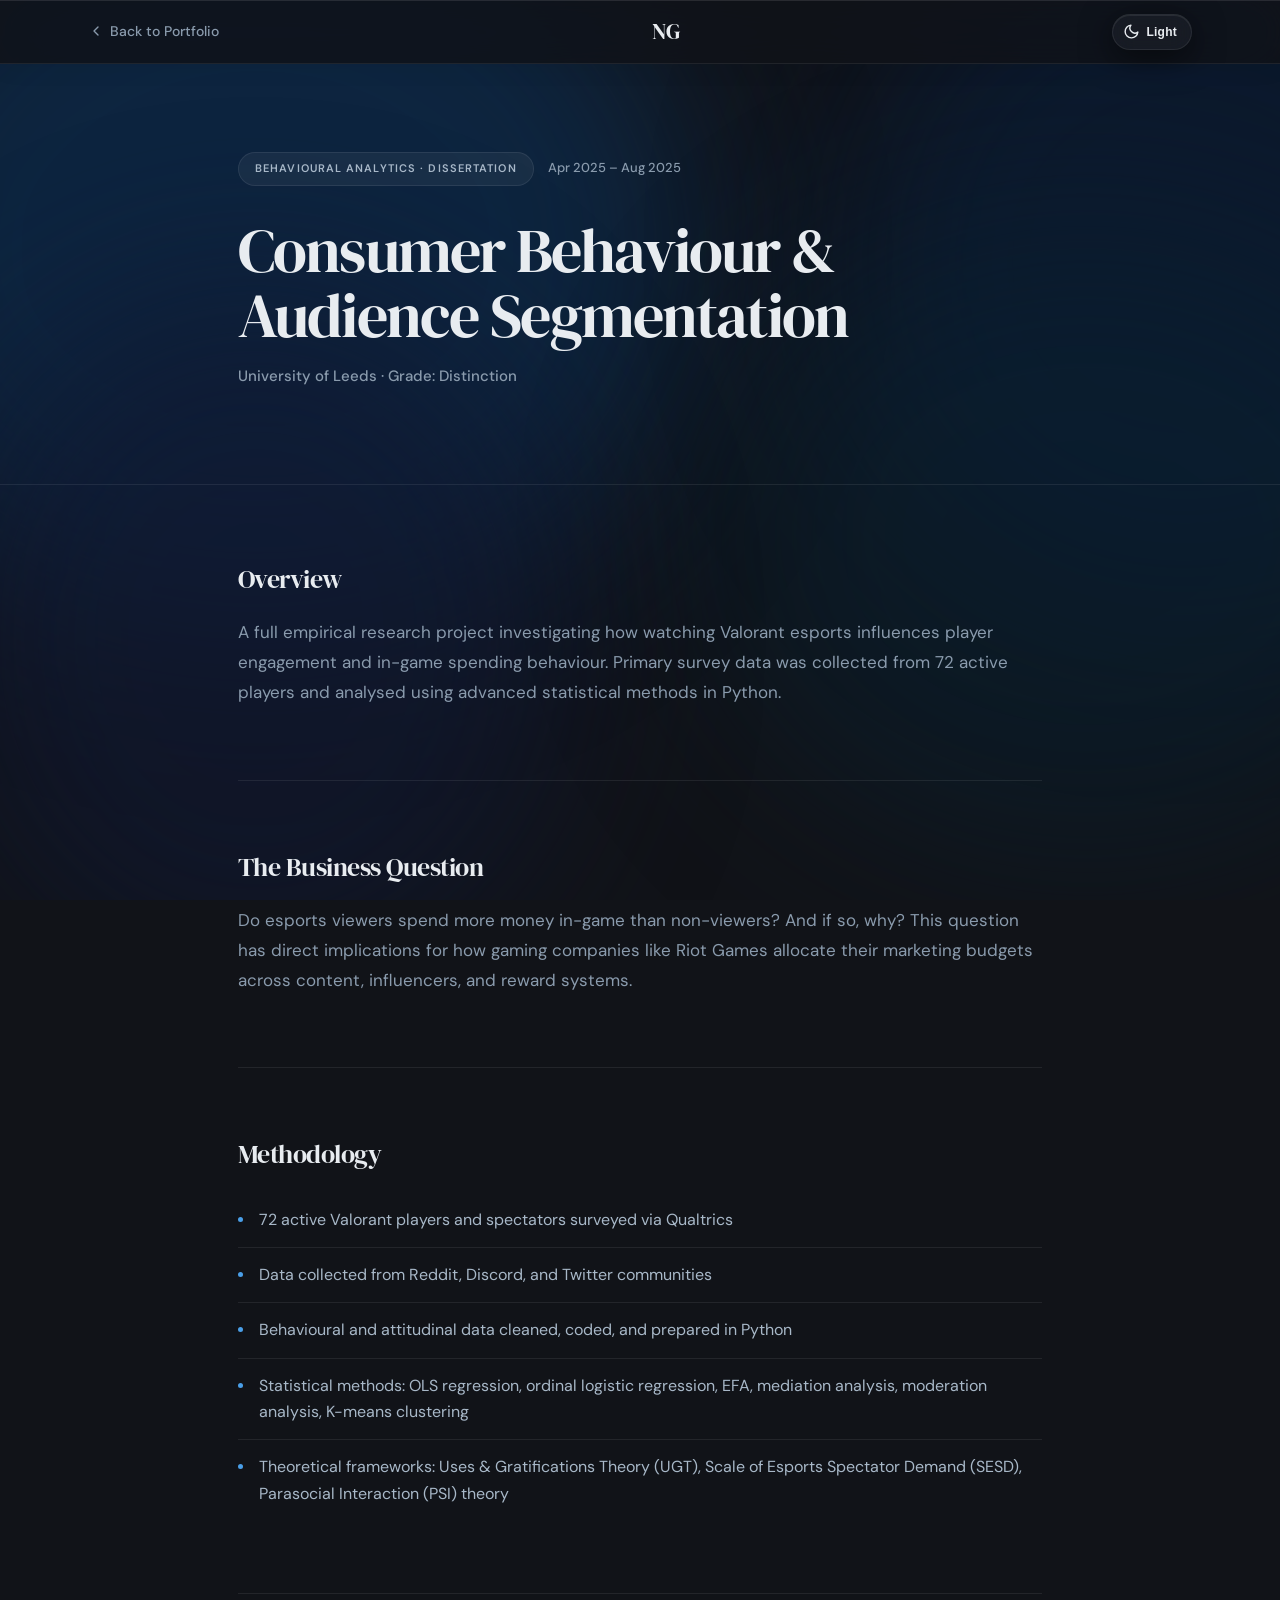
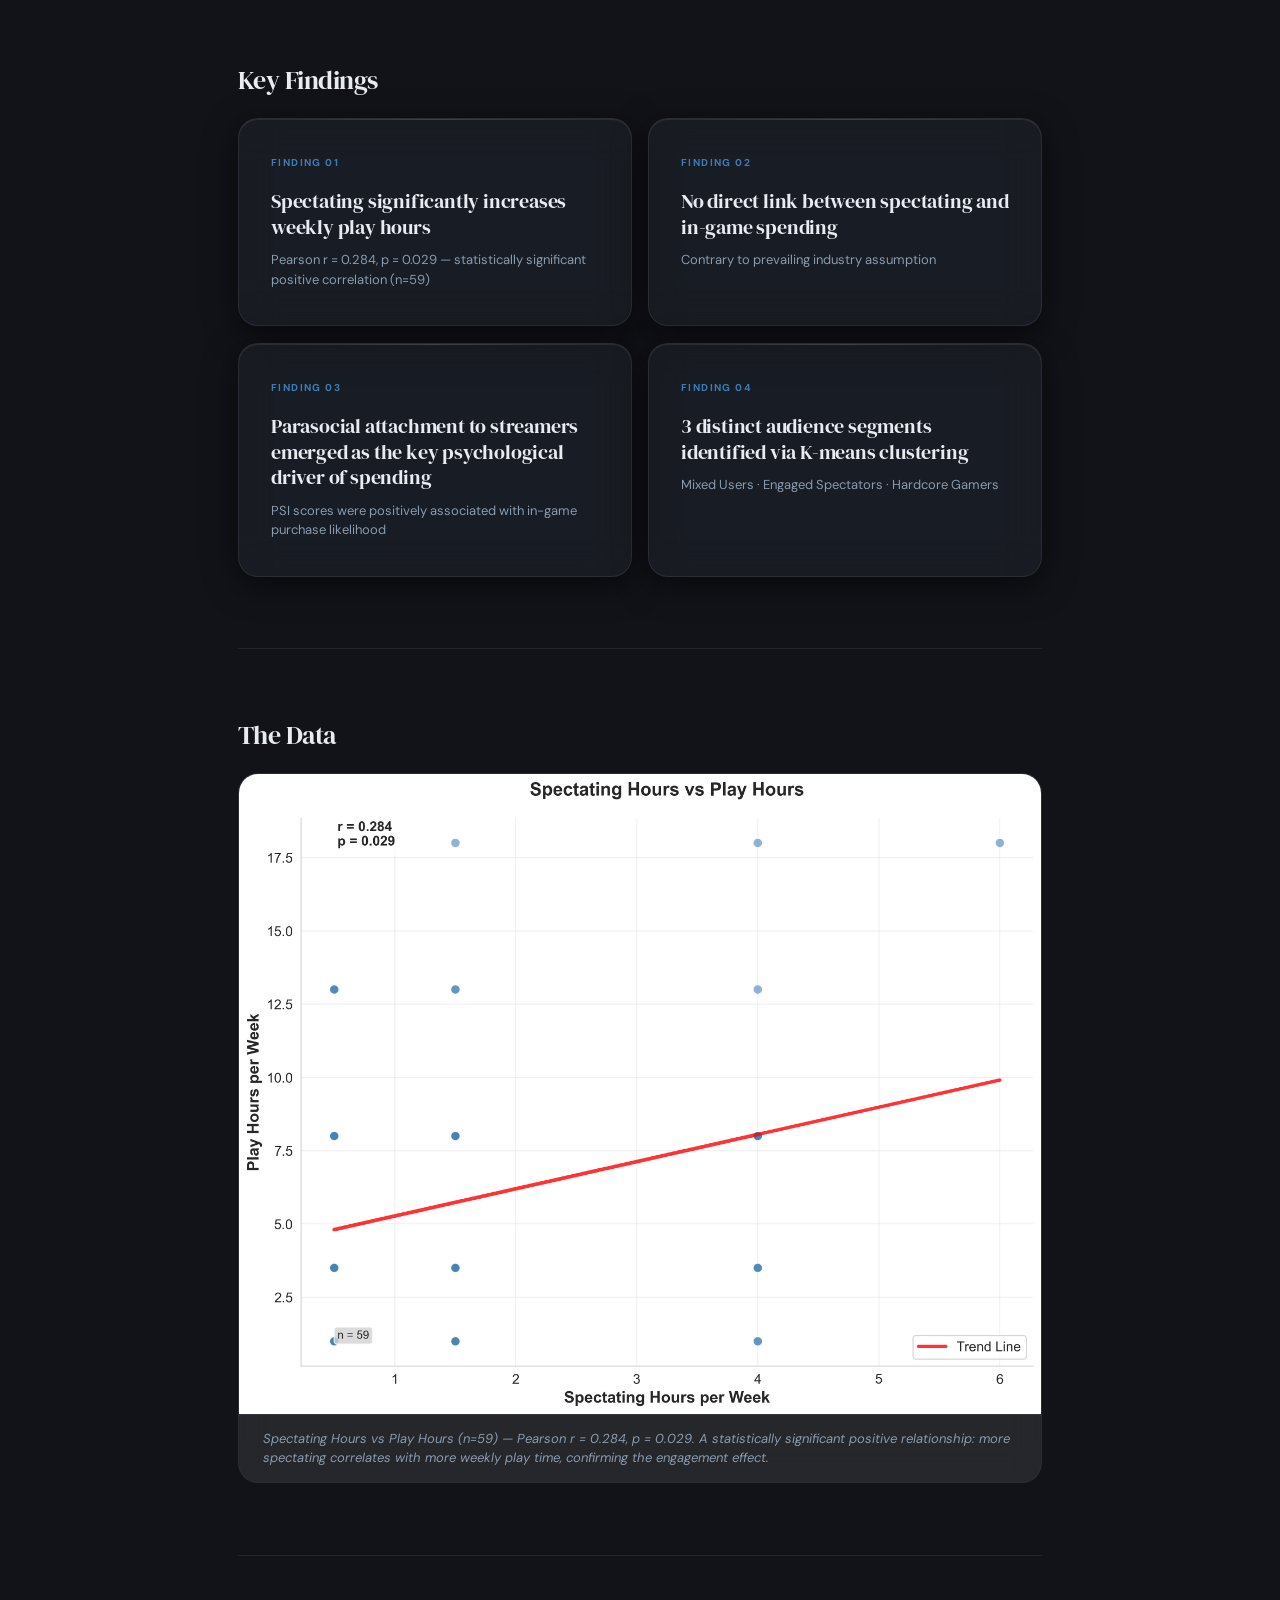
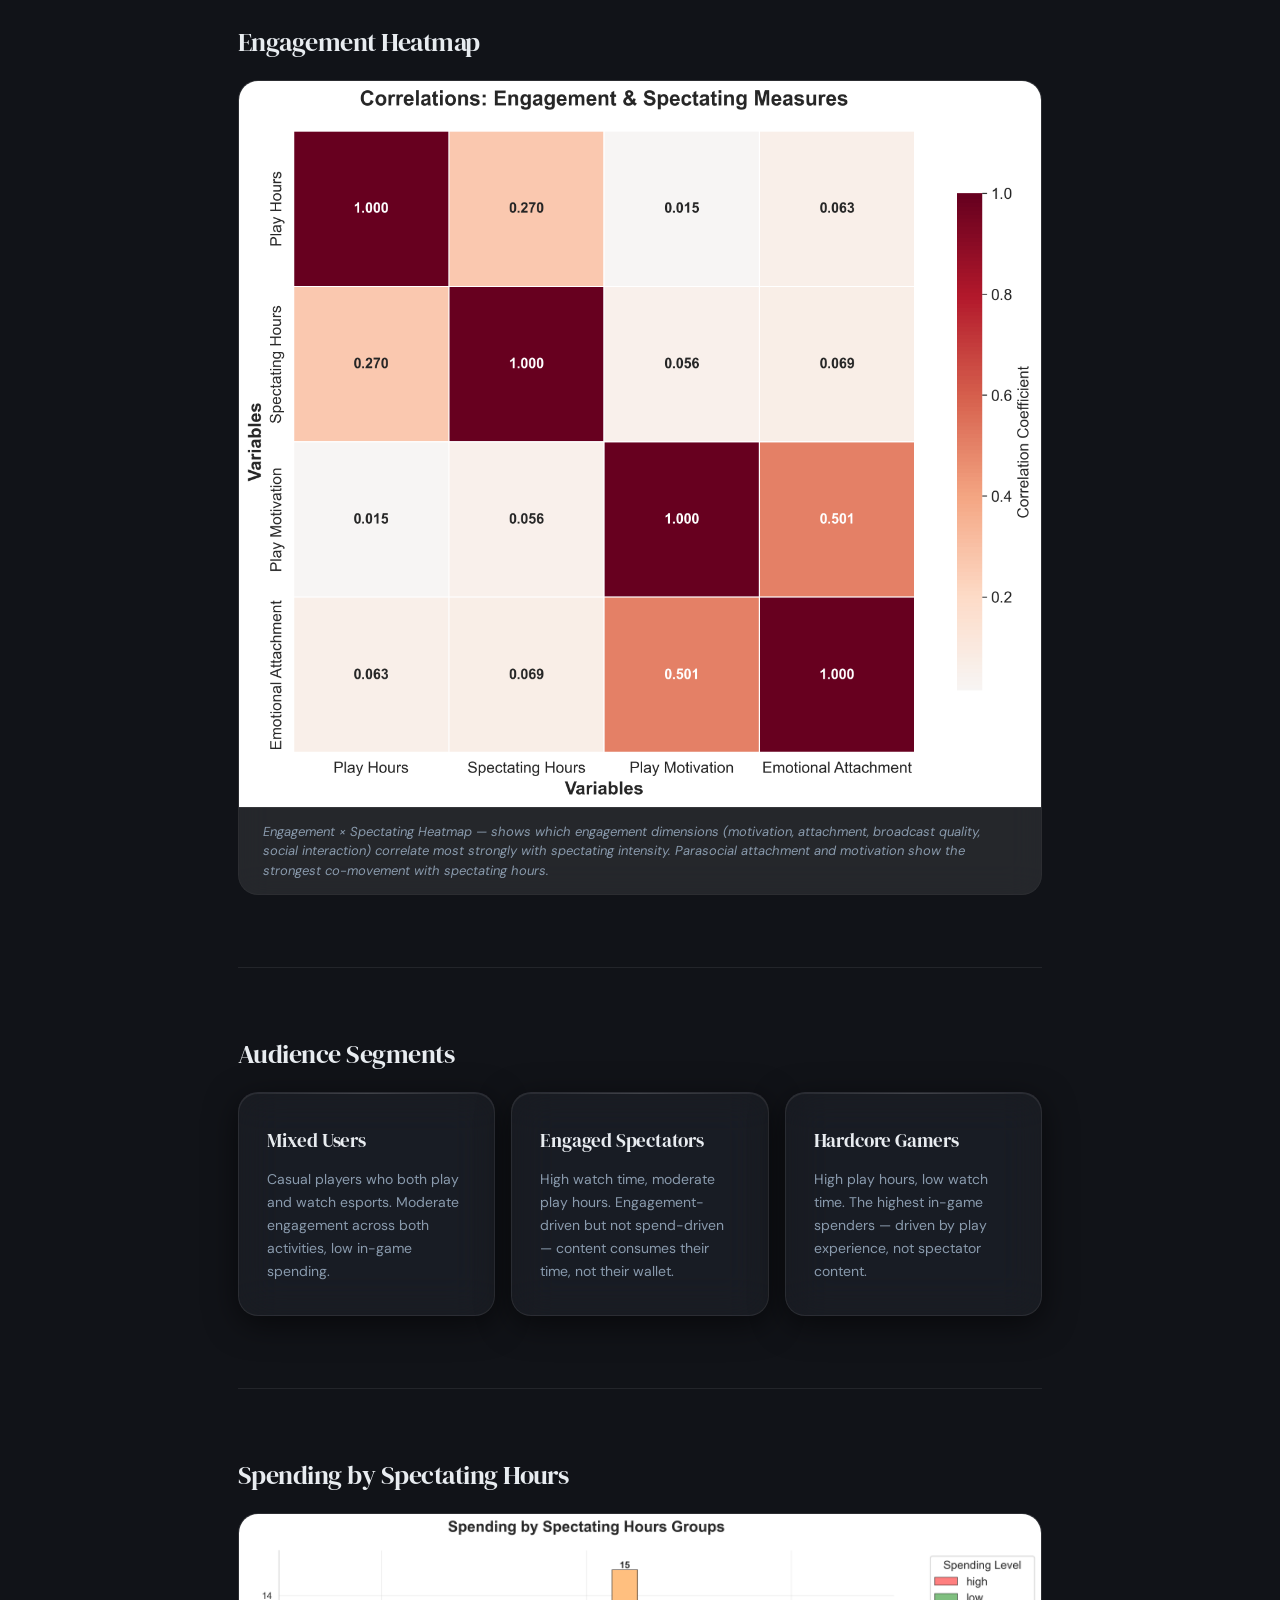
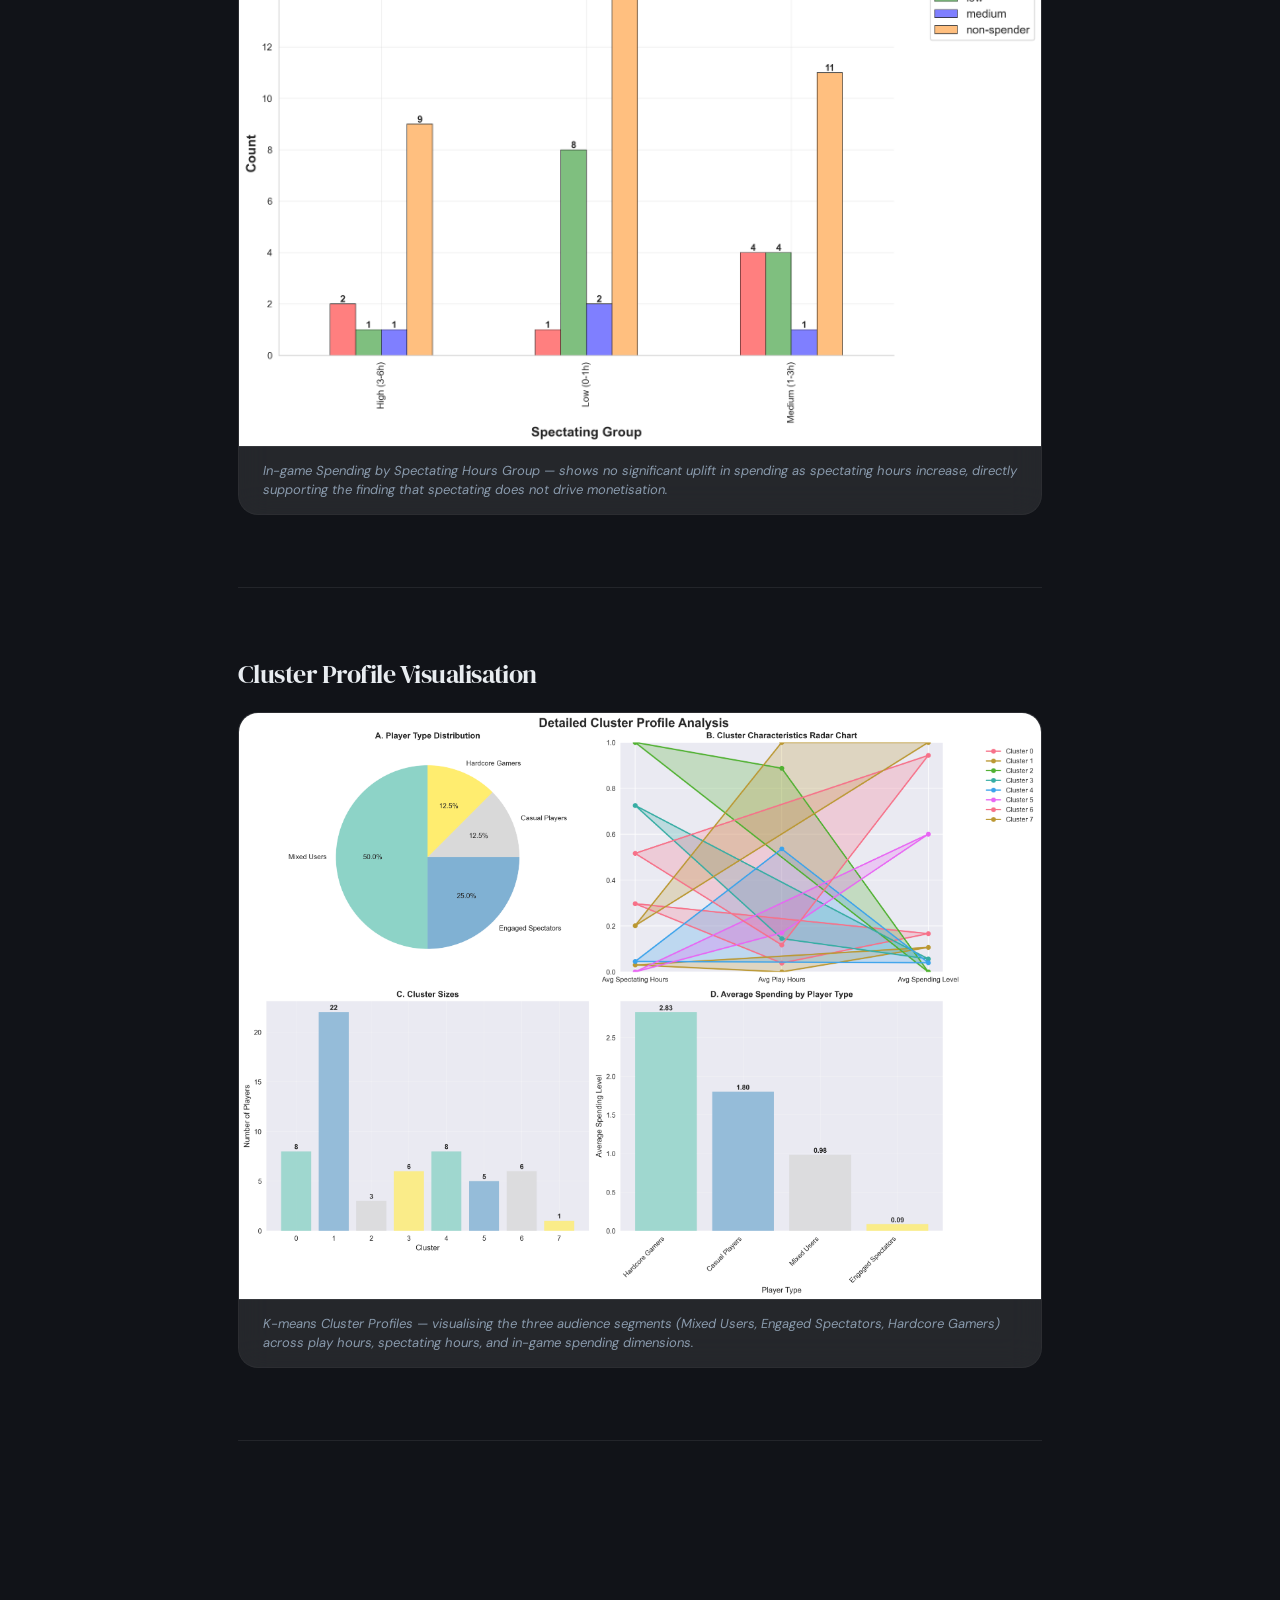
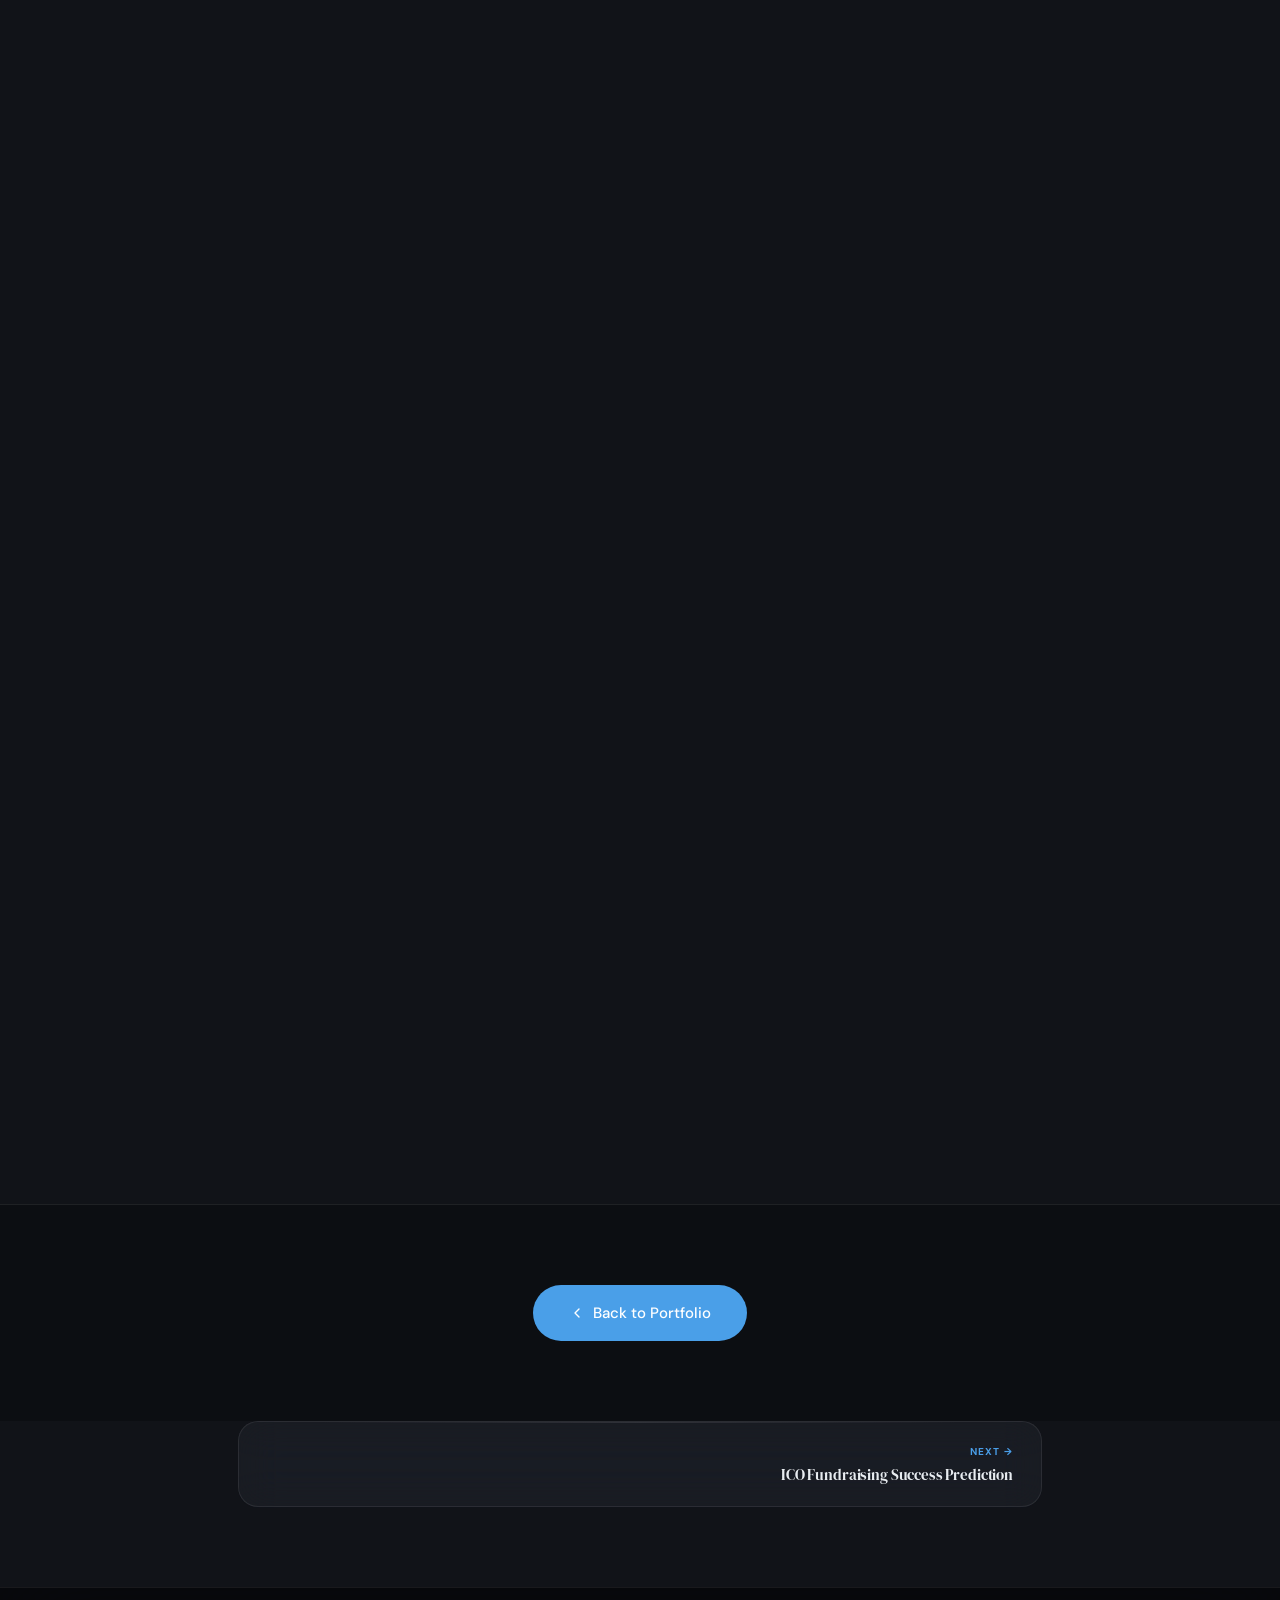
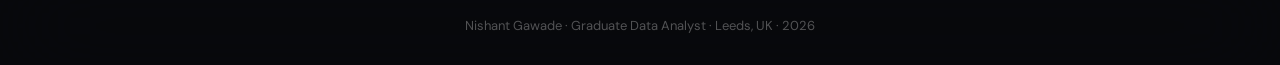
<file: project1.html>
<!DOCTYPE html>
<html lang="en" data-theme="dark">
<head>
  <meta charset="UTF-8" />
  <meta name="viewport" content="width=device-width, initial-scale=1.0" />
  <title>Consumer Behaviour &amp; Audience Segmentation — Nishant Gawade</title>
  <link rel="preconnect" href="https://fonts.googleapis.com">
  <link rel="preconnect" href="https://fonts.gstatic.com" crossorigin>
  <link href="https://fonts.googleapis.com/css2?family=DM+Serif+Display:ital@0;1&family=DM+Sans:ital,opsz,wght@0,9..40,300;0,9..40,400;0,9..40,500;0,9..40,600;0,9..40,700;1,9..40,400&display=swap" rel="stylesheet">
  <meta name="description" content="Dissertation project investigating how Valorant esports spectating influences player engagement and in-game spending, using regression, EFA, mediation, and K-means clustering on 72 survey responses." />
  <meta property="og:type"        content="website" />
  <meta property="og:title"       content="Consumer Behaviour &amp; Audience Segmentation — Nishant Gawade" />
  <meta property="og:description" content="Dissertation graded Distinction. Regression, mediation, K-means clustering on 72 survey responses. University of Leeds 2025." />
  <meta property="og:image"       content="og-image.png" />
  <meta name="twitter:card"       content="summary_large_image" />
  <link rel="icon" href="favicon.svg" type="image/svg+xml">
  <link rel="stylesheet" href="style.css" />
  <script>
    (function(){var t=localStorage.getItem('theme');if(t)document.documentElement.setAttribute('data-theme',t);})();
  </script>
</head>
<body>

  <!-- SCROLL PROGRESS -->
  <div class="scroll-progress" id="scrollProgress"></div>

  <!-- AURORA BACKGROUND -->
  <div class="aurora" aria-hidden="true">
    <div class="aurora-blob a1"></div>
    <div class="aurora-blob a2"></div>
    <div class="aurora-blob a3"></div>
    <div class="aurora-blob a4"></div>
  </div>

  <!-- NAV -->
  <nav class="nav project-nav">
    <div class="nav-inner">
      <a href="index.html" class="nav-back">
        <svg width="16" height="16" viewBox="0 0 24 24" fill="none" stroke="currentColor" stroke-width="2" stroke-linecap="round" stroke-linejoin="round">
          <path d="m15 18-6-6 6-6"/>
        </svg>
        Back to Portfolio
      </a>
      <a href="index.html" class="nav-logo">NG</a>
      <button class="theme-toggle" id="themeToggle" aria-label="Toggle dark mode">
        <svg class="icon-sun" viewBox="0 0 24 24" fill="none" stroke="currentColor" stroke-width="2" stroke-linecap="round" stroke-linejoin="round">
          <circle cx="12" cy="12" r="4"/><line x1="12" y1="2" x2="12" y2="6"/><line x1="12" y1="18" x2="12" y2="22"/>
          <line x1="4.93" y1="4.93" x2="7.76" y2="7.76"/><line x1="16.24" y1="16.24" x2="19.07" y2="19.07"/>
          <line x1="2" y1="12" x2="6" y2="12"/><line x1="18" y1="12" x2="22" y2="12"/>
          <line x1="4.93" y1="19.07" x2="7.76" y2="16.24"/><line x1="16.24" y1="7.76" x2="19.07" y2="4.93"/>
        </svg>
        <svg class="icon-moon" viewBox="0 0 24 24" fill="none" stroke="currentColor" stroke-width="2" stroke-linecap="round" stroke-linejoin="round">
          <path d="M21 12.79A9 9 0 1 1 11.21 3 7 7 0 0 0 21 12.79z"/>
        </svg>
        <span class="theme-label" id="themeLabel">Light</span>
      </button>
    </div>
  </nav>

  <!-- PROJECT HERO -->
  <div class="project-hero">
    <div class="project-hero-inner">
      <div class="project-meta">
        <span class="project-category-badge">Behavioural Analytics · Dissertation</span>
        <span class="project-date">Apr 2025 – Aug 2025</span>
      </div>
      <h1>Consumer Behaviour &amp; Audience Segmentation</h1>
      <p class="project-institution">University of Leeds · Grade: Distinction</p>
    </div>
  </div>

  <!-- CONTENT -->
  <div class="project-content">

    <div class="content-section animate-on-scroll">
      <h2>Overview</h2>
      <p>A full empirical research project investigating how watching Valorant esports influences player engagement and in-game spending behaviour. Primary survey data was collected from 72 active players and analysed using advanced statistical methods in Python.</p>
    </div>

    <div class="content-section animate-on-scroll">
      <h2>The Business Question</h2>
      <p>Do esports viewers spend more money in-game than non-viewers? And if so, why? This question has direct implications for how gaming companies like Riot Games allocate their marketing budgets across content, influencers, and reward systems.</p>
    </div>

    <div class="content-section animate-on-scroll">
      <h2>Methodology</h2>
      <ul class="methodology-list">
        <li>72 active Valorant players and spectators surveyed via Qualtrics</li>
        <li>Data collected from Reddit, Discord, and Twitter communities</li>
        <li>Behavioural and attitudinal data cleaned, coded, and prepared in Python</li>
        <li>Statistical methods: OLS regression, ordinal logistic regression, EFA, mediation analysis, moderation analysis, K-means clustering</li>
        <li>Theoretical frameworks: Uses &amp; Gratifications Theory (UGT), Scale of Esports Spectator Demand (SESD), Parasocial Interaction (PSI) theory</li>
      </ul>
    </div>

    <div class="content-section">
      <h2 class="animate-on-scroll">Key Findings</h2>
      <div class="findings-grid">
        <div class="finding-card animate-on-scroll stagger-1">
          <span class="finding-number">Finding 01</span>
          <p class="finding-text">Spectating significantly increases weekly play hours</p>
          <p class="finding-subtext">Pearson r = 0.284, p = 0.029 — statistically significant positive correlation (n=59)</p>
        </div>
        <div class="finding-card animate-on-scroll stagger-2">
          <span class="finding-number">Finding 02</span>
          <p class="finding-text">No direct link between spectating and in-game spending</p>
          <p class="finding-subtext">Contrary to prevailing industry assumption</p>
        </div>
        <div class="finding-card animate-on-scroll stagger-3">
          <span class="finding-number">Finding 03</span>
          <p class="finding-text">Parasocial attachment to streamers emerged as the key psychological driver of spending</p>
          <p class="finding-subtext">PSI scores were positively associated with in-game purchase likelihood</p>
        </div>
        <div class="finding-card animate-on-scroll stagger-4">
          <span class="finding-number">Finding 04</span>
          <p class="finding-text">3 distinct audience segments identified via K-means clustering</p>
          <p class="finding-subtext">Mixed Users · Engaged Spectators · Hardcore Gamers</p>
        </div>
      </div>
    </div>

    <div class="content-section animate-on-scroll">
      <h2>The Data</h2>
      <div class="chart-container">
        <img src="project1_visuals/01_scatterplot_spectating_vs_play.png" alt="Spectating hours vs play hours scatterplot — r=0.284, p=0.029">
        <p class="chart-caption">Spectating Hours vs Play Hours (n=59) — Pearson r = 0.284, p = 0.029. A statistically significant positive relationship: more spectating correlates with more weekly play time, confirming the engagement effect.</p>
      </div>
    </div>

    <div class="content-section animate-on-scroll">
      <h2>Engagement Heatmap</h2>
      <div class="chart-container">
        <img src="project1_visuals/03_heatmap_engagement_spectating.png" alt="Heatmap showing correlation between spectating intensity and engagement dimensions">
        <p class="chart-caption">Engagement × Spectating Heatmap — shows which engagement dimensions (motivation, attachment, broadcast quality, social interaction) correlate most strongly with spectating intensity. Parasocial attachment and motivation show the strongest co-movement with spectating hours.</p>
      </div>
    </div>

    <div class="content-section">
      <h2 class="animate-on-scroll">Audience Segments</h2>
      <div class="segments-grid">
        <div class="segment-card animate-on-scroll stagger-1">
          <div class="segment-name">Mixed Users</div>
          <p class="segment-desc">Casual players who both play and watch esports. Moderate engagement across both activities, low in-game spending.</p>
        </div>
        <div class="segment-card animate-on-scroll stagger-2">
          <div class="segment-name">Engaged Spectators</div>
          <p class="segment-desc">High watch time, moderate play hours. Engagement-driven but not spend-driven — content consumes their time, not their wallet.</p>
        </div>
        <div class="segment-card animate-on-scroll stagger-3">
          <div class="segment-name">Hardcore Gamers</div>
          <p class="segment-desc">High play hours, low watch time. The highest in-game spenders — driven by play experience, not spectator content.</p>
        </div>
      </div>
    </div>

    <div class="content-section animate-on-scroll">
      <h2>Spending by Spectating Hours</h2>
      <div class="chart-container">
        <img src="project1_visuals/03_spending_by_spectating_hours.png" alt="Box plot of in-game spending across spectating hour groups">
        <p class="chart-caption">In-game Spending by Spectating Hours Group — shows no significant uplift in spending as spectating hours increase, directly supporting the finding that spectating does not drive monetisation.</p>
      </div>
    </div>

    <div class="content-section animate-on-scroll">
      <h2>Cluster Profile Visualisation</h2>
      <div class="chart-container">
        <img src="project1_visuals/03_cluster_profile_visualizations.png" alt="Radar or bar chart showing profile of each K-means audience cluster">
        <p class="chart-caption">K-means Cluster Profiles — visualising the three audience segments (Mixed Users, Engaged Spectators, Hardcore Gamers) across play hours, spectating hours, and in-game spending dimensions.</p>
      </div>
    </div>

    <div class="content-section animate-on-scroll">
      <h2>Mediation Analysis</h2>
      <div class="chart-container">
        <img src="project1_visuals/03_mediation_path_diagram.png" alt="Mediation path diagram showing spectating → parasocial attachment → in-game spending">
        <p class="chart-caption">Mediation Path Diagram — spectating hours → parasocial attachment (PSI) → in-game spending. Parasocial attachment partially mediates the relationship between esports spectating and purchasing behaviour, explaining why content-heavy viewers show higher spending propensity than passive observers.</p>
      </div>
    </div>

    <div class="content-section animate-on-scroll">
      <h2>Business Implications</h2>
      <p>For Riot Games and esports marketers, this finding suggests that spectating content is valuable for retention and engagement — but should not be relied upon as a direct monetisation lever. Marketing spend on Twitch drops and influencer campaigns may be better reallocated toward in-game reward systems and personalised offers targeting high-spend segments.</p>
    </div>

    <div class="content-section animate-on-scroll">
      <h2>Tools Used</h2>
      <div class="tools-list">
        <span class="tool-tag">Python</span>
        <span class="tool-tag">Pandas</span>
        <span class="tool-tag">Statsmodels</span>
        <span class="tool-tag">Scikit-learn</span>
        <span class="tool-tag">Matplotlib</span>
        <span class="tool-tag">Qualtrics</span>
        <span class="tool-tag">Excel</span>
      </div>
    </div>

  </div>

  <!-- BACK -->
  <div class="back-section">
    <a href="index.html" class="btn-back">
      <svg width="16" height="16" viewBox="0 0 24 24" fill="none" stroke="currentColor" stroke-width="2" stroke-linecap="round" stroke-linejoin="round">
        <path d="m15 18-6-6 6-6"/>
      </svg>
      Back to Portfolio
    </a>
  </div>

  <!-- PREV / NEXT -->
  <div class="project-nav-strip">
    <a href="project2.html" class="nav-strip-link next">
      <span class="nav-strip-dir">Next →</span>
      <span class="nav-strip-title">ICO Fundraising Success Prediction</span>
    </a>
  </div>

  <!-- BACK TO TOP -->
  <button class="back-to-top" id="backToTop" aria-label="Back to top">
    <svg viewBox="0 0 24 24" fill="none" stroke="currentColor" stroke-width="2" stroke-linecap="round" stroke-linejoin="round">
      <path d="m18 15-6-6-6 6"/>
    </svg>
  </button>

  <!-- FOOTER -->
  <footer>
    <p class="footer-text">Nishant Gawade · Graduate Data Analyst · Leeds, UK · 2026</p>
  </footer>

  <script>
    const html = document.documentElement;
    const themeToggle = document.getElementById('themeToggle');
    const saved = localStorage.getItem('theme') || 'dark';
    html.setAttribute('data-theme', saved);
    const themeLabel = document.getElementById('themeLabel');
    function updateLabel(t) { if (themeLabel) themeLabel.textContent = t === 'dark' ? 'Light' : 'Dark'; }
    updateLabel(saved);
    themeToggle.addEventListener('click', () => {
      const next = html.getAttribute('data-theme') === 'dark' ? 'light' : 'dark';
      html.setAttribute('data-theme', next);
      localStorage.setItem('theme', next);
      updateLabel(next);
    });

    const observer = new IntersectionObserver((entries) => {
      entries.forEach(e => { if (e.isIntersecting) e.target.classList.add('visible'); });
    }, { threshold: 0.1, rootMargin: '0px 0px -48px 0px' });
    document.querySelectorAll('.animate-on-scroll').forEach(el => observer.observe(el));

    /* ---- Scroll progress bar ---- */
    const progressBar = document.getElementById('scrollProgress');
    window.addEventListener('scroll', () => {
      const total = document.documentElement.scrollHeight - window.innerHeight;
      progressBar.style.width = (window.scrollY / total * 100) + '%';
    }, { passive: true });

    /* ---- Back to top ---- */
    const btt = document.getElementById('backToTop');
    window.addEventListener('scroll', () => {
      btt.classList.toggle('visible', window.scrollY / (document.documentElement.scrollHeight - window.innerHeight) > 0.40);
    }, { passive: true });
    btt.addEventListener('click', () => window.scrollTo({ top: 0, behavior: 'smooth' }));

    /* ---- Card tilt ---- */
    const TILT_MAX = 7;
    document.querySelectorAll('.finding-card, .segment-card, .theme-card').forEach(card => {
      card.addEventListener('mousemove', (e) => {
        const r  = card.getBoundingClientRect();
        const dx = (e.clientX - r.left - r.width  / 2) / (r.width  / 2);
        const dy = (e.clientY - r.top  - r.height / 2) / (r.height / 2);
        card.style.transform = `perspective(900px) rotateX(${-dy * TILT_MAX}deg) rotateY(${dx * TILT_MAX}deg) translateY(-4px)`;
      });
      card.addEventListener('mouseleave', () => { card.style.transform = ''; });
    });
  </script>
</body>
</html>
</file>
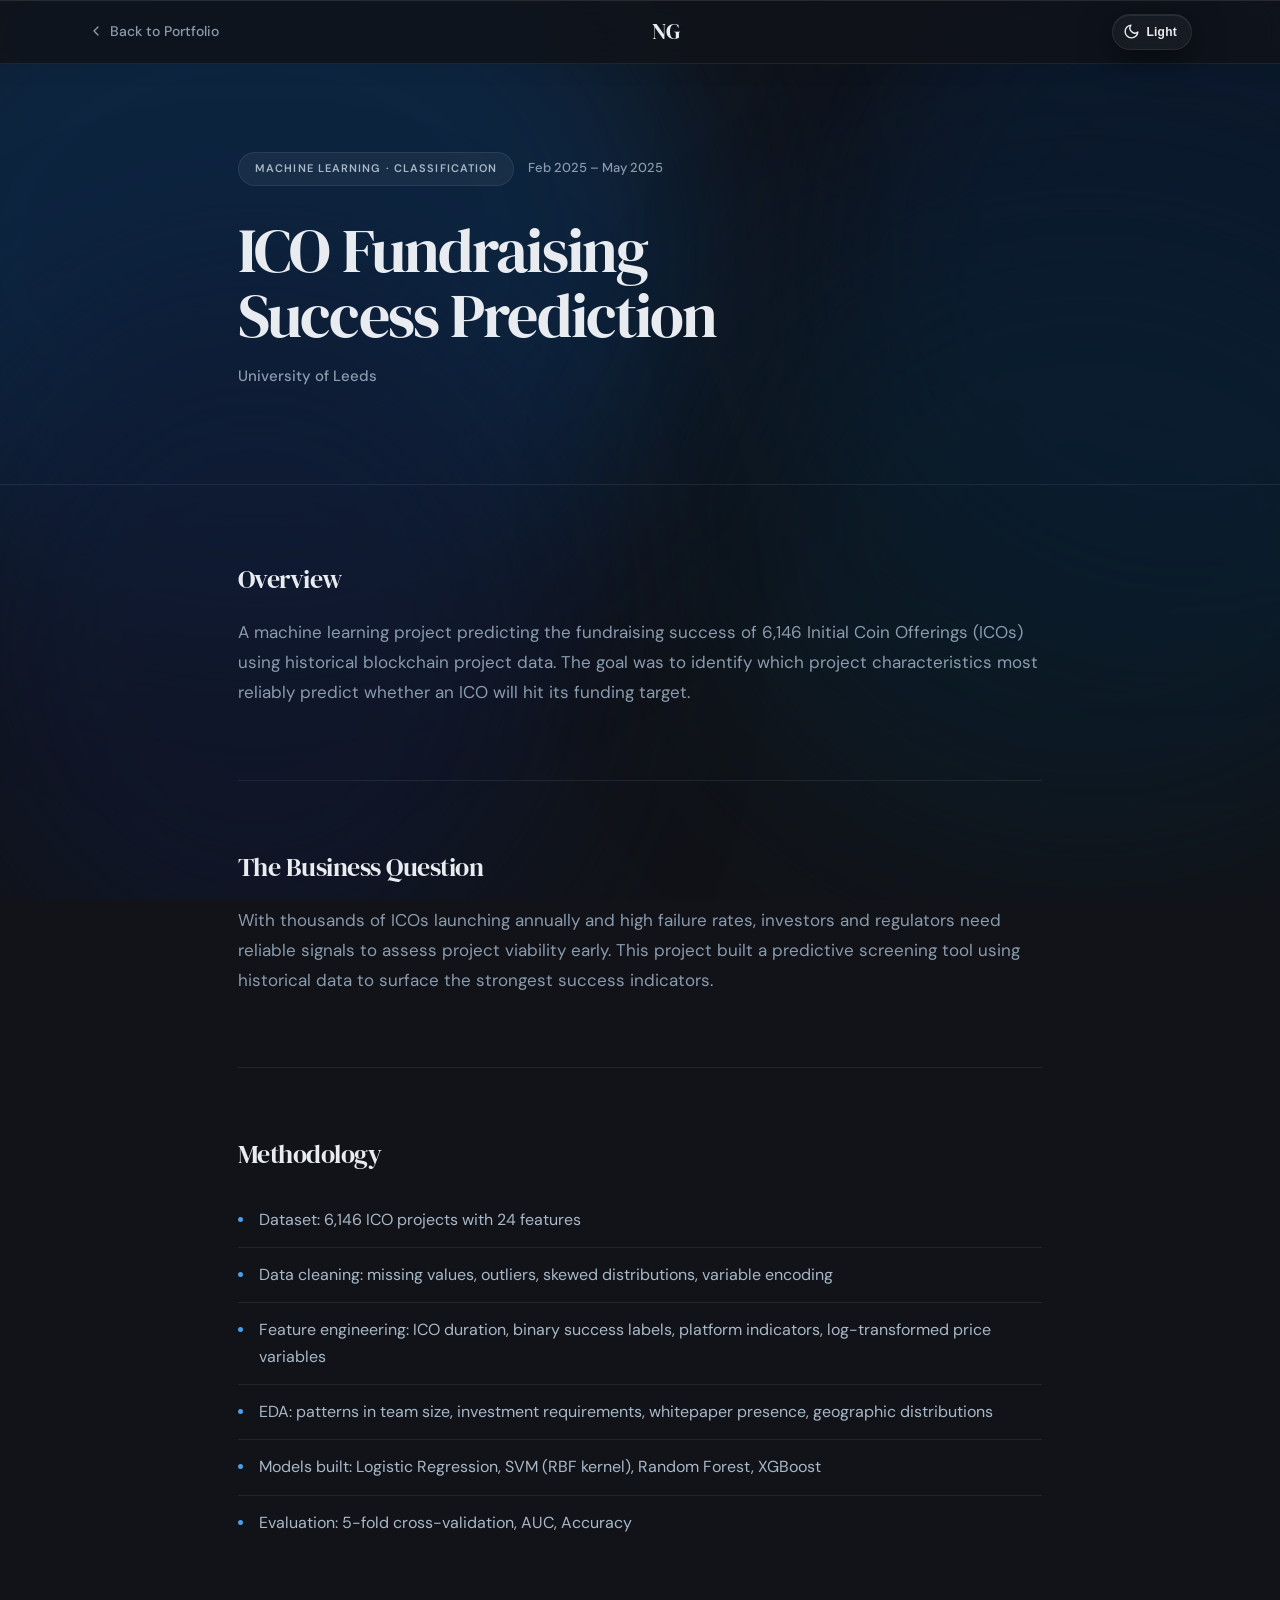
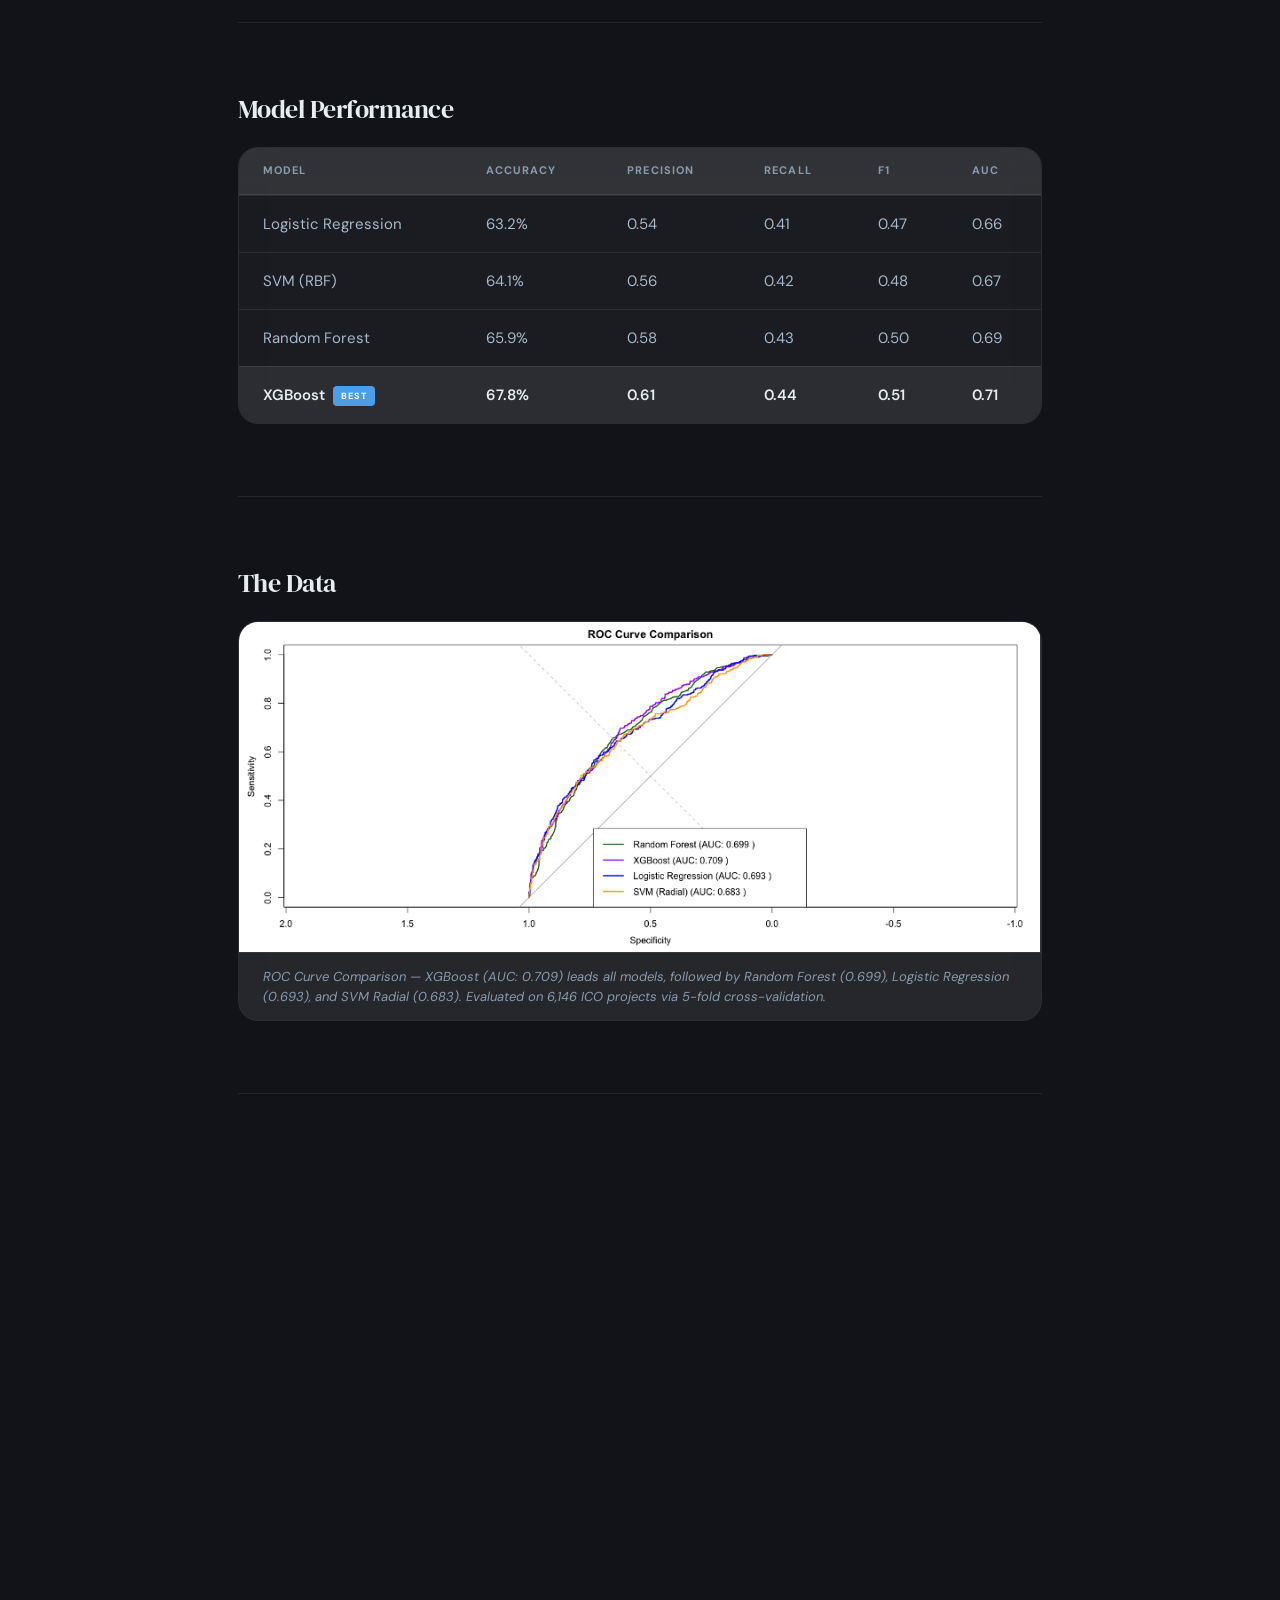
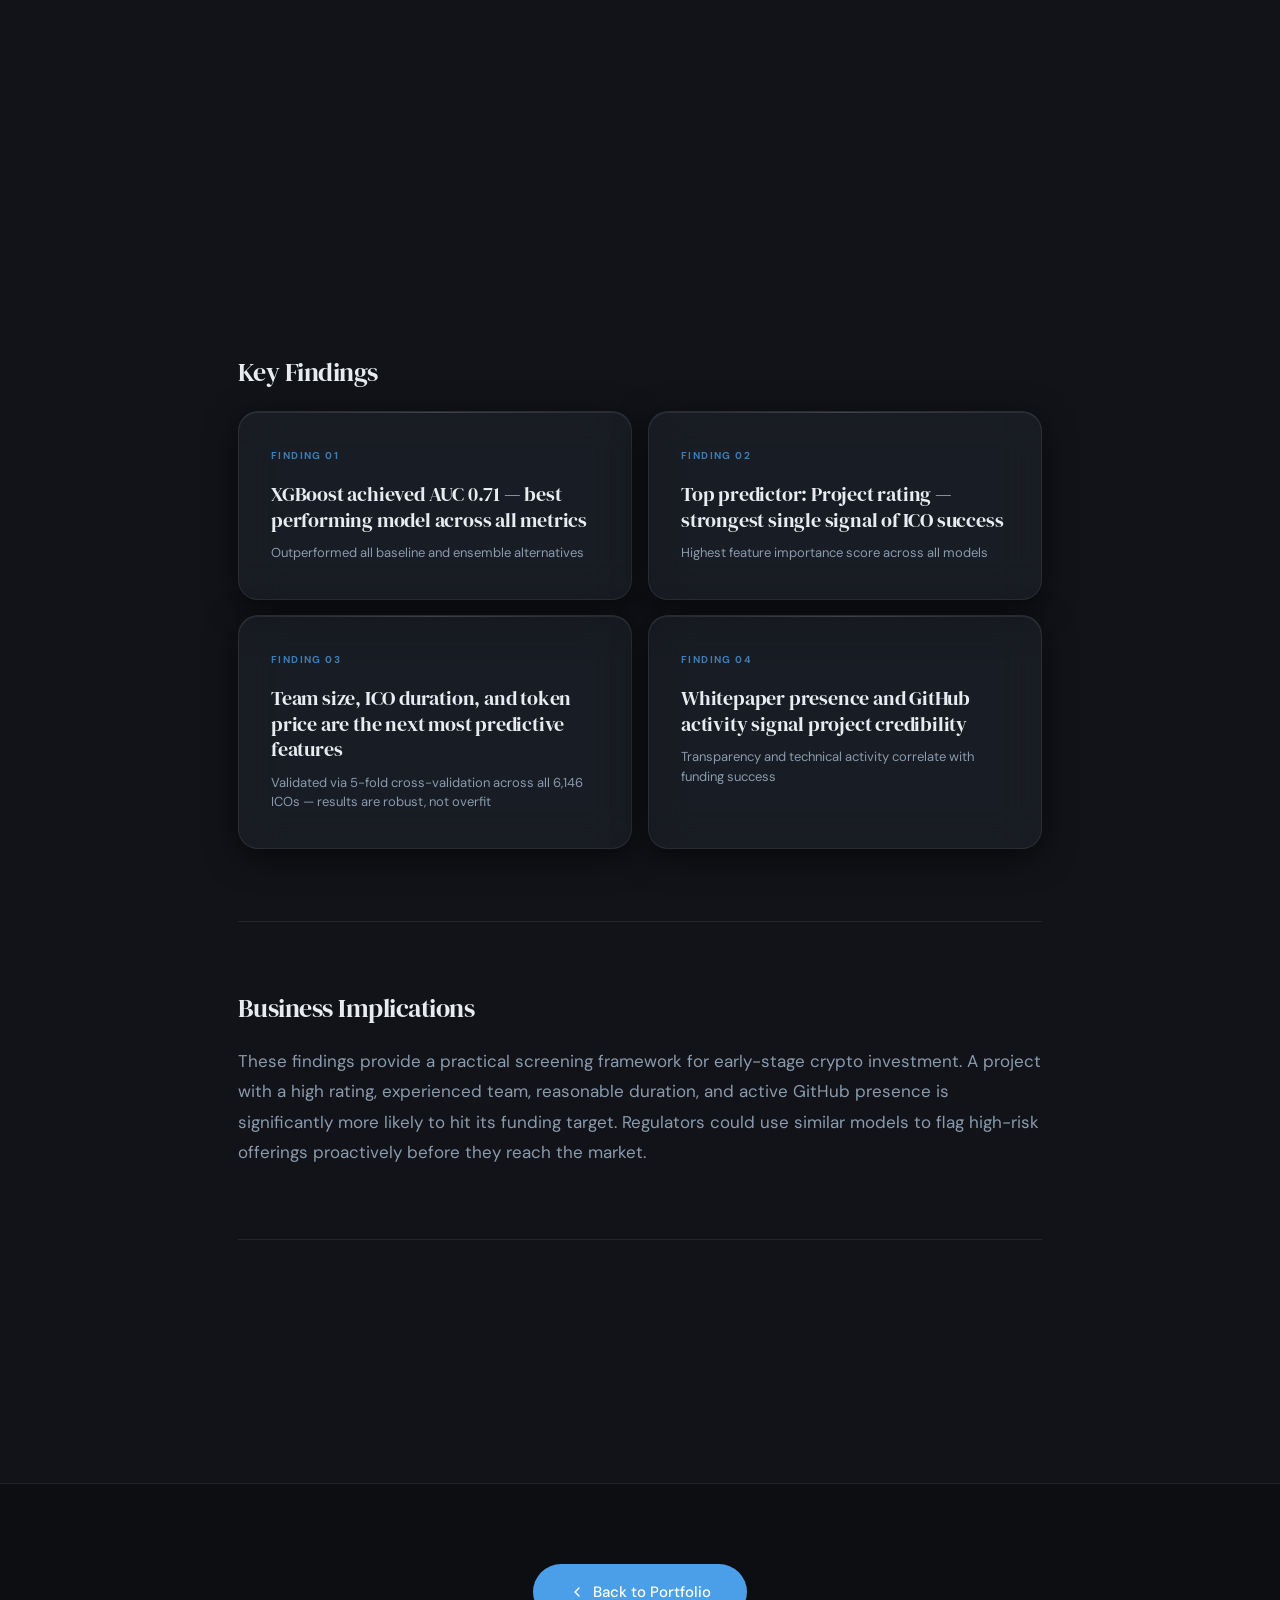
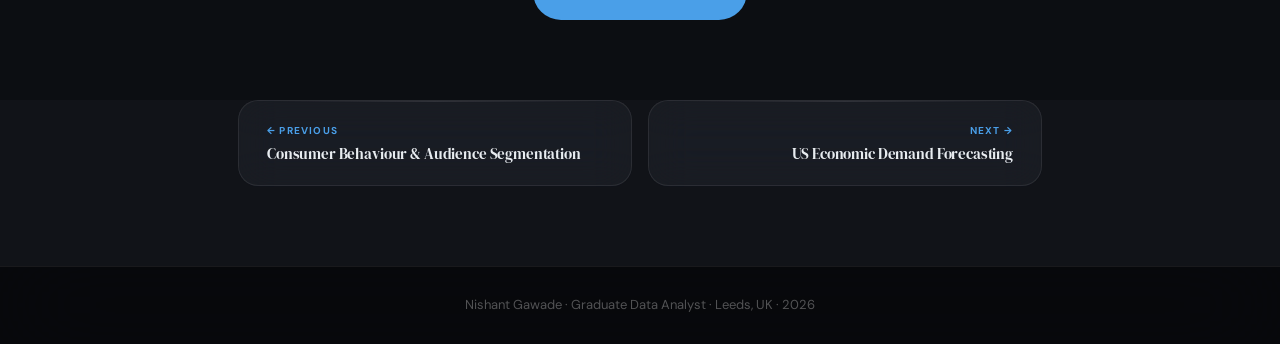
<file: project2.html>
<!DOCTYPE html>
<html lang="en" data-theme="dark">
<head>
  <meta charset="UTF-8" />
  <meta name="viewport" content="width=device-width, initial-scale=1.0" />
  <title>ICO Fundraising Success Prediction — Nishant Gawade</title>
  <link rel="preconnect" href="https://fonts.googleapis.com">
  <link rel="preconnect" href="https://fonts.gstatic.com" crossorigin>
  <link href="https://fonts.googleapis.com/css2?family=DM+Serif+Display:ital@0;1&family=DM+Sans:ital,opsz,wght@0,9..40,300;0,9..40,400;0,9..40,500;0,9..40,600;0,9..40,700;1,9..40,400&display=swap" rel="stylesheet">
  <meta name="description" content="Machine learning project predicting ICO fundraising success across 6,146 projects using XGBoost, Random Forest, SVM, and Logistic Regression — achieving AUC 0.71." />
  <meta property="og:type"        content="website" />
  <meta property="og:title"       content="ICO Fundraising Success Prediction — Nishant Gawade" />
  <meta property="og:description" content="XGBoost achieves AUC 0.71 predicting ICO success across 6,146 projects. Feature importance, 5-fold CV, R + caret." />
  <meta property="og:image"       content="og-image.png" />
  <meta name="twitter:card"       content="summary_large_image" />
  <link rel="icon" href="favicon.svg" type="image/svg+xml">
  <link rel="stylesheet" href="style.css" />
  <script>
    (function(){var t=localStorage.getItem('theme');if(t)document.documentElement.setAttribute('data-theme',t);})();
  </script>
</head>
<body>

  <!-- SCROLL PROGRESS -->
  <div class="scroll-progress" id="scrollProgress"></div>

  <!-- AURORA BACKGROUND -->
  <div class="aurora" aria-hidden="true">
    <div class="aurora-blob a1"></div>
    <div class="aurora-blob a2"></div>
    <div class="aurora-blob a3"></div>
    <div class="aurora-blob a4"></div>
  </div>

  <!-- NAV -->
  <nav class="nav project-nav">
    <div class="nav-inner">
      <a href="index.html" class="nav-back">
        <svg width="16" height="16" viewBox="0 0 24 24" fill="none" stroke="currentColor" stroke-width="2" stroke-linecap="round" stroke-linejoin="round">
          <path d="m15 18-6-6 6-6"/>
        </svg>
        Back to Portfolio
      </a>
      <a href="index.html" class="nav-logo">NG</a>
      <button class="theme-toggle" id="themeToggle" aria-label="Toggle dark mode">
        <svg class="icon-sun" viewBox="0 0 24 24" fill="none" stroke="currentColor" stroke-width="2" stroke-linecap="round" stroke-linejoin="round">
          <circle cx="12" cy="12" r="4"/><line x1="12" y1="2" x2="12" y2="6"/><line x1="12" y1="18" x2="12" y2="22"/>
          <line x1="4.93" y1="4.93" x2="7.76" y2="7.76"/><line x1="16.24" y1="16.24" x2="19.07" y2="19.07"/>
          <line x1="2" y1="12" x2="6" y2="12"/><line x1="18" y1="12" x2="22" y2="12"/>
          <line x1="4.93" y1="19.07" x2="7.76" y2="16.24"/><line x1="16.24" y1="7.76" x2="19.07" y2="4.93"/>
        </svg>
        <svg class="icon-moon" viewBox="0 0 24 24" fill="none" stroke="currentColor" stroke-width="2" stroke-linecap="round" stroke-linejoin="round">
          <path d="M21 12.79A9 9 0 1 1 11.21 3 7 7 0 0 0 21 12.79z"/>
        </svg>
        <span class="theme-label" id="themeLabel">Light</span>
      </button>
    </div>
  </nav>

  <!-- PROJECT HERO -->
  <div class="project-hero">
    <div class="project-hero-inner">
      <div class="project-meta">
        <span class="project-category-badge">Machine Learning · Classification</span>
        <span class="project-date">Feb 2025 – May 2025</span>
      </div>
      <h1>ICO Fundraising Success Prediction</h1>
      <p class="project-institution">University of Leeds</p>
    </div>
  </div>

  <!-- CONTENT -->
  <div class="project-content">

    <div class="content-section animate-on-scroll">
      <h2>Overview</h2>
      <p>A machine learning project predicting the fundraising success of 6,146 Initial Coin Offerings (ICOs) using historical blockchain project data. The goal was to identify which project characteristics most reliably predict whether an ICO will hit its funding target.</p>
    </div>

    <div class="content-section animate-on-scroll">
      <h2>The Business Question</h2>
      <p>With thousands of ICOs launching annually and high failure rates, investors and regulators need reliable signals to assess project viability early. This project built a predictive screening tool using historical data to surface the strongest success indicators.</p>
    </div>

    <div class="content-section animate-on-scroll">
      <h2>Methodology</h2>
      <ul class="methodology-list">
        <li>Dataset: 6,146 ICO projects with 24 features</li>
        <li>Data cleaning: missing values, outliers, skewed distributions, variable encoding</li>
        <li>Feature engineering: ICO duration, binary success labels, platform indicators, log-transformed price variables</li>
        <li>EDA: patterns in team size, investment requirements, whitepaper presence, geographic distributions</li>
        <li>Models built: Logistic Regression, SVM (RBF kernel), Random Forest, XGBoost</li>
        <li>Evaluation: 5-fold cross-validation, AUC, Accuracy</li>
      </ul>
    </div>

    <div class="content-section animate-on-scroll">
      <h2>Model Performance</h2>
      <div class="table-wrap">
        <table class="comparison-table">
          <thead>
            <tr>
              <th>Model</th>
              <th>Accuracy</th>
              <th>Precision</th>
              <th>Recall</th>
              <th>F1</th>
              <th>AUC</th>
            </tr>
          </thead>
          <tbody>
            <tr>
              <td>Logistic Regression</td>
              <td>63.2%</td>
              <td>0.54</td>
              <td>0.41</td>
              <td>0.47</td>
              <td>0.66</td>
            </tr>
            <tr>
              <td>SVM (RBF)</td>
              <td>64.1%</td>
              <td>0.56</td>
              <td>0.42</td>
              <td>0.48</td>
              <td>0.67</td>
            </tr>
            <tr>
              <td>Random Forest</td>
              <td>65.9%</td>
              <td>0.58</td>
              <td>0.43</td>
              <td>0.50</td>
              <td>0.69</td>
            </tr>
            <tr>
              <td>XGBoost<span class="best-badge">Best</span></td>
              <td>67.8%</td>
              <td>0.61</td>
              <td>0.44</td>
              <td>0.51</td>
              <td>0.71</td>
            </tr>
          </tbody>
        </table>
      </div>
    </div>

    <div class="content-section animate-on-scroll">
      <h2>The Data</h2>
      <div class="chart-container">
        <img src="project2_visuals/Picture 1.png" alt="ROC Curve comparison across all 4 classification models">
        <p class="chart-caption">ROC Curve Comparison — XGBoost (AUC: 0.709) leads all models, followed by Random Forest (0.699), Logistic Regression (0.693), and SVM Radial (0.683). Evaluated on 6,146 ICO projects via 5-fold cross-validation.</p>
      </div>
    </div>

    <div class="content-section animate-on-scroll">
      <h2>Feature Importance</h2>
      <p>Random Forest and XGBoost both confirmed the same top predictors. The chart below shows the top 8 features ranked by XGBoost importance score — structural project characteristics dominate over marketing signals.</p>
      <div class="table-wrap">
        <table class="comparison-table">
          <thead>
            <tr><th>Rank</th><th>Feature</th><th>Description</th></tr>
          </thead>
          <tbody>
            <tr><td>1</td><td>Rating</td><td>Expert/community rating of the ICO project</td></tr>
            <tr><td>2</td><td>Bonus</td><td>Early investor bonus percentage offered</td></tr>
            <tr><td>3</td><td>Team Size</td><td>Number of core team members</td></tr>
            <tr><td>4</td><td>ICO Duration</td><td>Length of the fundraising window (days)</td></tr>
            <tr><td>5</td><td>Price (USD)</td><td>Initial token price in USD</td></tr>
            <tr><td>6</td><td>Has Whitepaper</td><td>Binary flag — project published a whitepaper</td></tr>
            <tr><td>7</td><td>Has GitHub</td><td>Binary flag — active GitHub repository present</td></tr>
            <tr><td>8</td><td>Min Investment</td><td>Minimum investment threshold required</td></tr>
          </tbody>
        </table>
      </div>
    </div>

    <div class="content-section">
      <h2 class="animate-on-scroll">Key Findings</h2>
      <div class="findings-grid">
        <div class="finding-card animate-on-scroll stagger-1">
          <span class="finding-number">Finding 01</span>
          <p class="finding-text">XGBoost achieved AUC 0.71 — best performing model across all metrics</p>
          <p class="finding-subtext">Outperformed all baseline and ensemble alternatives</p>
        </div>
        <div class="finding-card animate-on-scroll stagger-2">
          <span class="finding-number">Finding 02</span>
          <p class="finding-text">Top predictor: Project rating — strongest single signal of ICO success</p>
          <p class="finding-subtext">Highest feature importance score across all models</p>
        </div>
        <div class="finding-card animate-on-scroll stagger-3">
          <span class="finding-number">Finding 03</span>
          <p class="finding-text">Team size, ICO duration, and token price are the next most predictive features</p>
          <p class="finding-subtext">Validated via 5-fold cross-validation across all 6,146 ICOs — results are robust, not overfit</p>
        </div>
        <div class="finding-card animate-on-scroll stagger-4">
          <span class="finding-number">Finding 04</span>
          <p class="finding-text">Whitepaper presence and GitHub activity signal project credibility</p>
          <p class="finding-subtext">Transparency and technical activity correlate with funding success</p>
        </div>
      </div>
    </div>

    <div class="content-section animate-on-scroll">
      <h2>Business Implications</h2>
      <p>These findings provide a practical screening framework for early-stage crypto investment. A project with a high rating, experienced team, reasonable duration, and active GitHub presence is significantly more likely to hit its funding target. Regulators could use similar models to flag high-risk offerings proactively before they reach the market.</p>
    </div>

    <div class="content-section animate-on-scroll">
      <h2>Tools Used</h2>
      <div class="tools-list">
        <span class="tool-tag">R</span>
        <span class="tool-tag">caret</span>
        <span class="tool-tag">tidyverse</span>
        <span class="tool-tag">ggplot2</span>
        <span class="tool-tag">xgboost</span>
        <span class="tool-tag">Excel</span>
      </div>
    </div>

  </div>

  <!-- BACK -->
  <div class="back-section">
    <a href="index.html" class="btn-back">
      <svg width="16" height="16" viewBox="0 0 24 24" fill="none" stroke="currentColor" stroke-width="2" stroke-linecap="round" stroke-linejoin="round">
        <path d="m15 18-6-6 6-6"/>
      </svg>
      Back to Portfolio
    </a>
  </div>

  <!-- PREV / NEXT -->
  <div class="project-nav-strip">
    <a href="project1.html" class="nav-strip-link">
      <span class="nav-strip-dir">← Previous</span>
      <span class="nav-strip-title">Consumer Behaviour &amp; Audience Segmentation</span>
    </a>
    <a href="project3.html" class="nav-strip-link next">
      <span class="nav-strip-dir">Next →</span>
      <span class="nav-strip-title">US Economic Demand Forecasting</span>
    </a>
  </div>

  <!-- BACK TO TOP -->
  <button class="back-to-top" id="backToTop" aria-label="Back to top">
    <svg viewBox="0 0 24 24" fill="none" stroke="currentColor" stroke-width="2" stroke-linecap="round" stroke-linejoin="round">
      <path d="m18 15-6-6-6 6"/>
    </svg>
  </button>

  <!-- FOOTER -->
  <footer>
    <p class="footer-text">Nishant Gawade · Graduate Data Analyst · Leeds, UK · 2026</p>
  </footer>

  <script>
    const html = document.documentElement;
    const themeToggle = document.getElementById('themeToggle');
    const saved = localStorage.getItem('theme') || 'dark';
    html.setAttribute('data-theme', saved);
    const themeLabel = document.getElementById('themeLabel');
    function updateLabel(t) { if (themeLabel) themeLabel.textContent = t === 'dark' ? 'Light' : 'Dark'; }
    updateLabel(saved);
    themeToggle.addEventListener('click', () => {
      const next = html.getAttribute('data-theme') === 'dark' ? 'light' : 'dark';
      html.setAttribute('data-theme', next);
      localStorage.setItem('theme', next);
      updateLabel(next);
    });

    const observer = new IntersectionObserver((entries) => {
      entries.forEach(e => { if (e.isIntersecting) e.target.classList.add('visible'); });
    }, { threshold: 0.1, rootMargin: '0px 0px -48px 0px' });
    document.querySelectorAll('.animate-on-scroll').forEach(el => observer.observe(el));

    /* ---- Scroll progress bar ---- */
    const progressBar = document.getElementById('scrollProgress');
    window.addEventListener('scroll', () => {
      const total = document.documentElement.scrollHeight - window.innerHeight;
      progressBar.style.width = (window.scrollY / total * 100) + '%';
    }, { passive: true });

    /* ---- Back to top ---- */
    const btt = document.getElementById('backToTop');
    window.addEventListener('scroll', () => {
      btt.classList.toggle('visible', window.scrollY / (document.documentElement.scrollHeight - window.innerHeight) > 0.40);
    }, { passive: true });
    btt.addEventListener('click', () => window.scrollTo({ top: 0, behavior: 'smooth' }));

    /* ---- Card tilt ---- */
    const TILT_MAX = 7;
    document.querySelectorAll('.finding-card, .segment-card, .theme-card').forEach(card => {
      card.addEventListener('mousemove', (e) => {
        const r  = card.getBoundingClientRect();
        const dx = (e.clientX - r.left - r.width  / 2) / (r.width  / 2);
        const dy = (e.clientY - r.top  - r.height / 2) / (r.height / 2);
        card.style.transform = `perspective(900px) rotateX(${-dy * TILT_MAX}deg) rotateY(${dx * TILT_MAX}deg) translateY(-4px)`;
      });
      card.addEventListener('mouseleave', () => { card.style.transform = ''; });
    });
  </script>
</body>
</html>
</file>
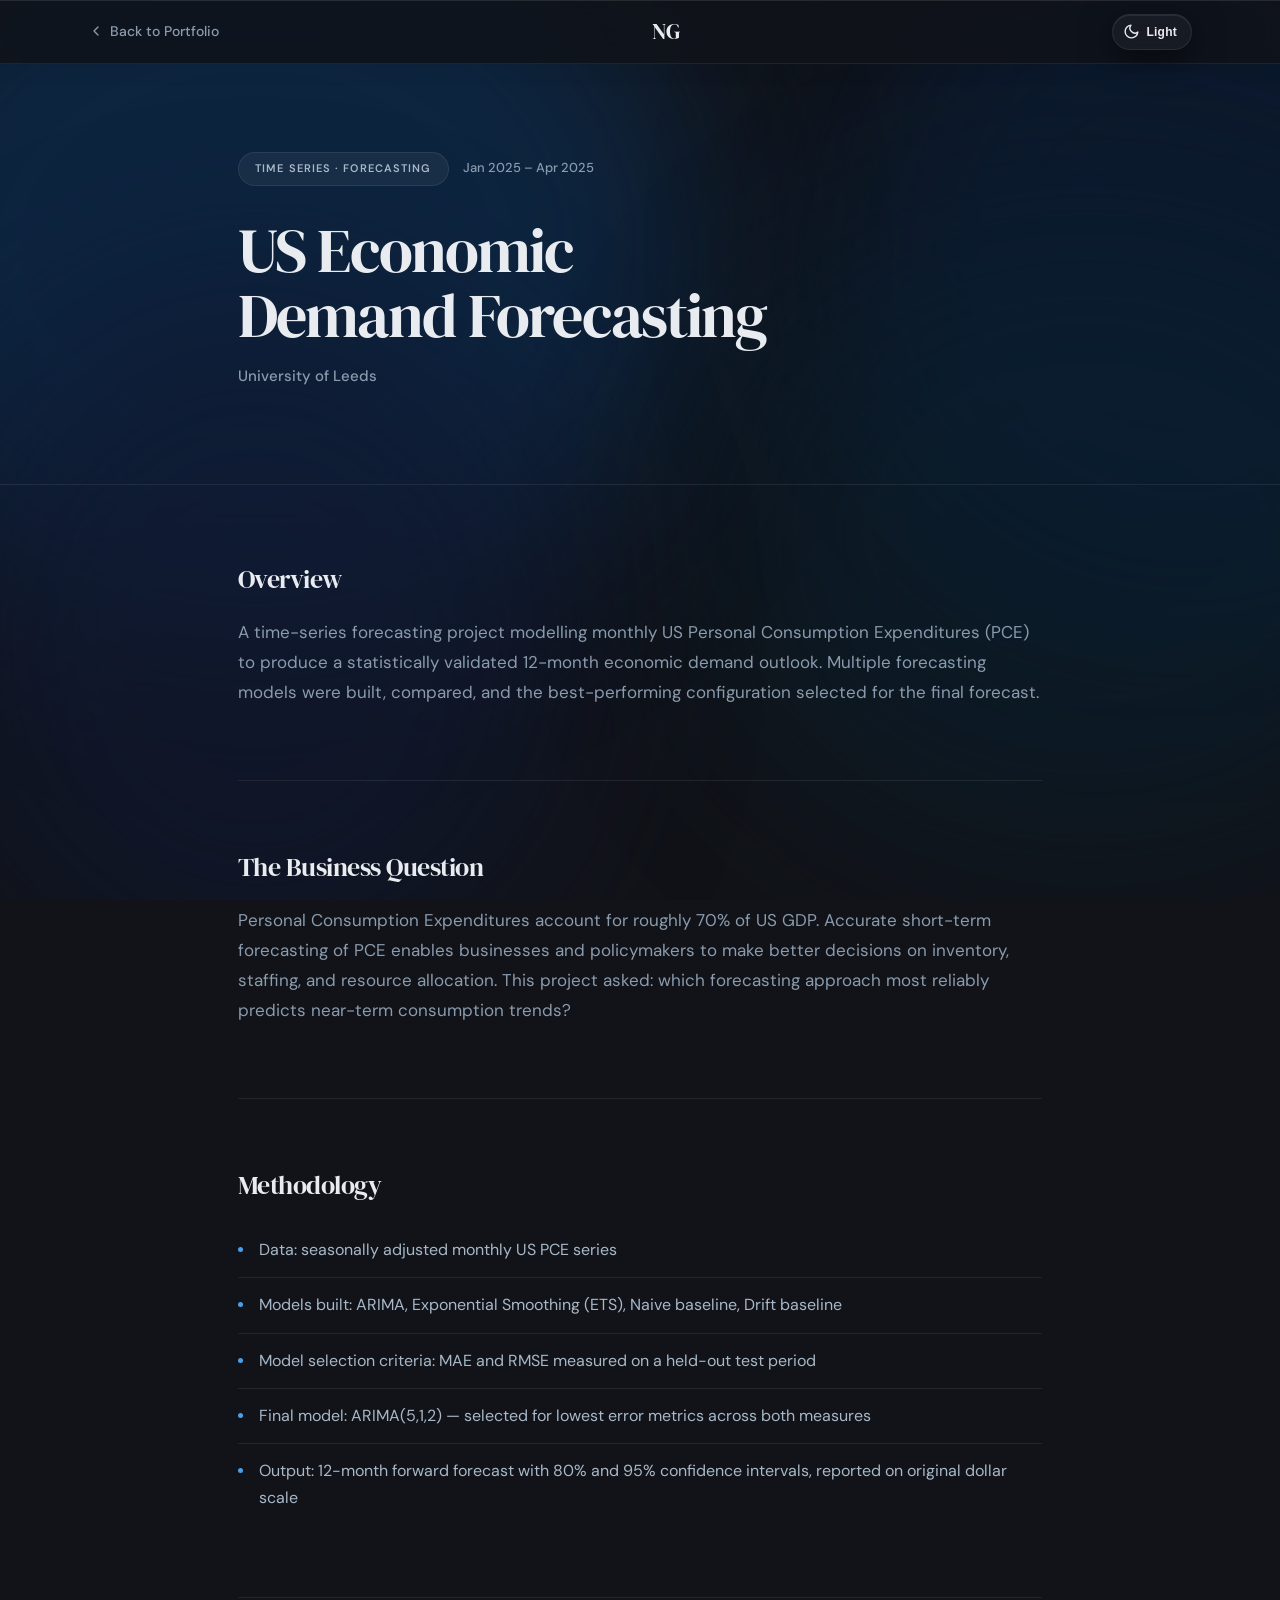
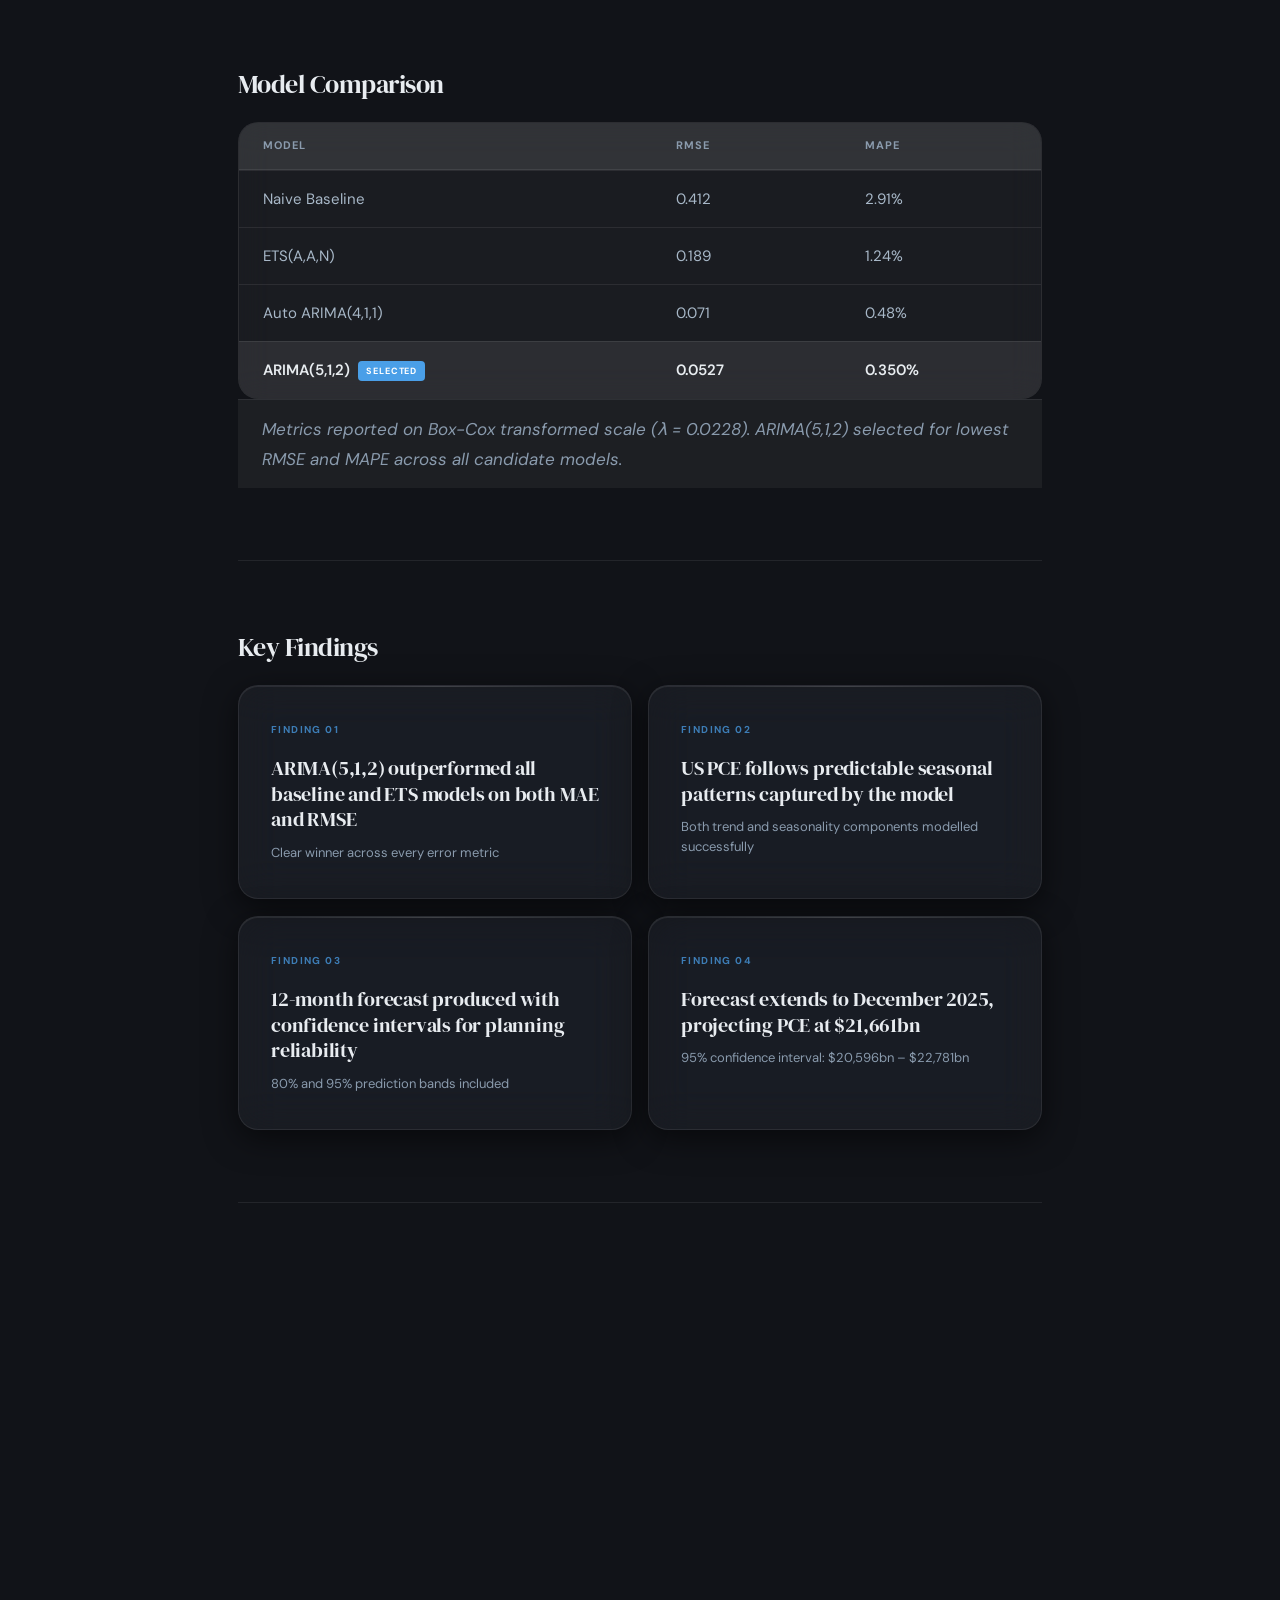
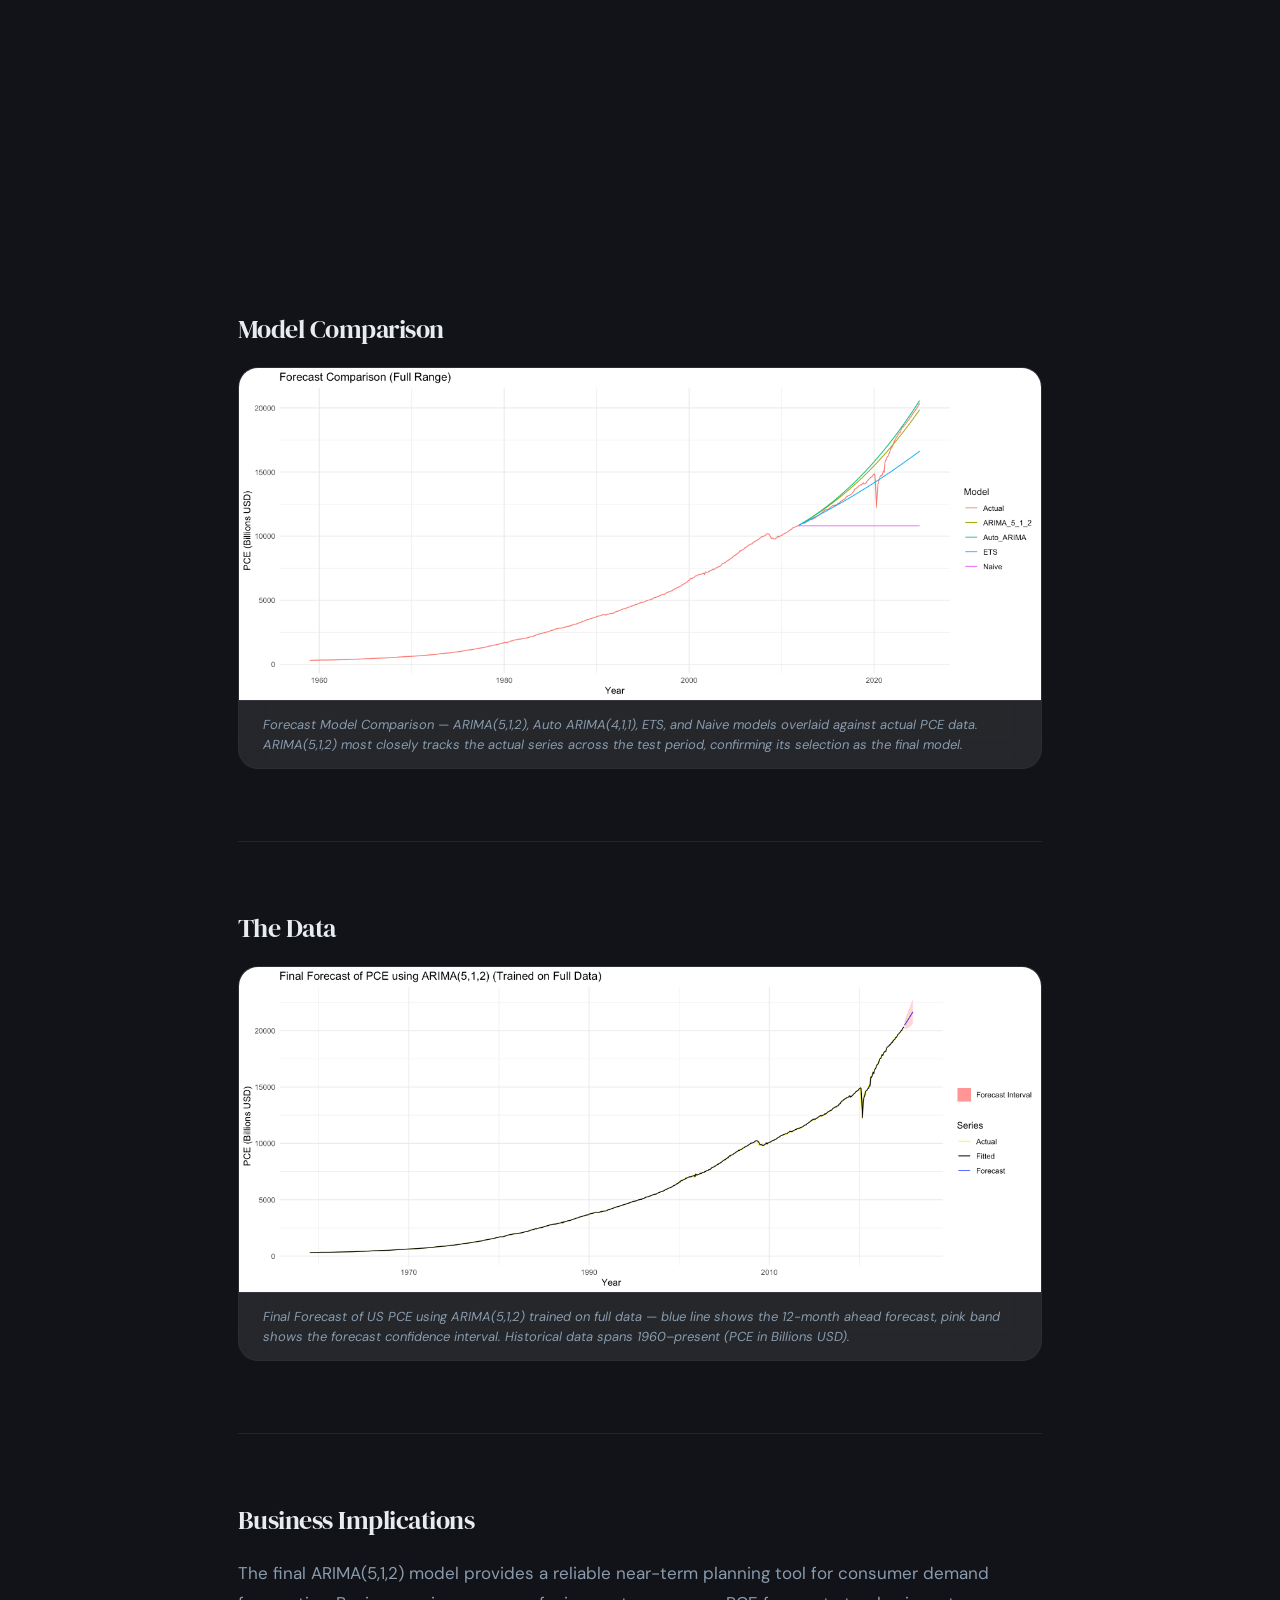
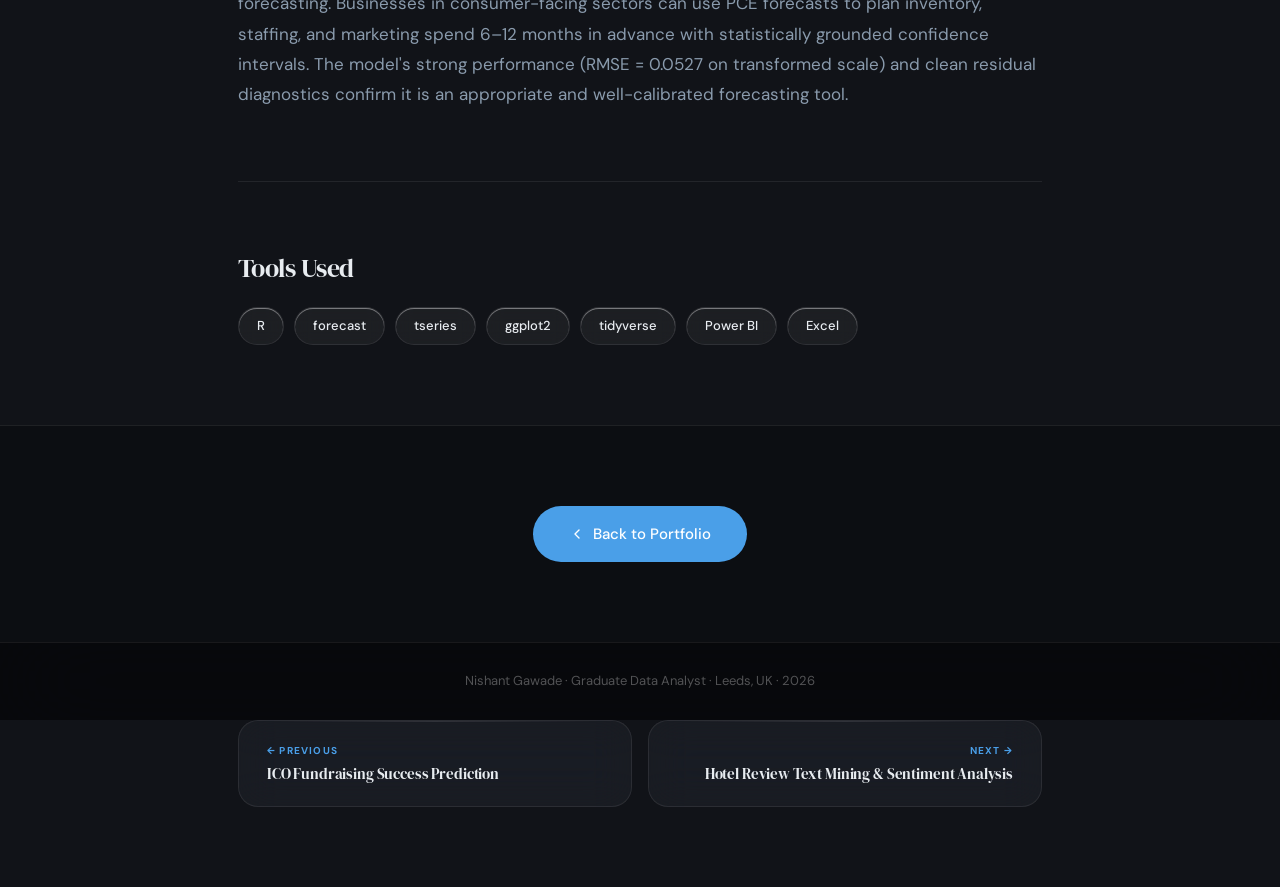
<file: project3.html>
<!DOCTYPE html>
<html lang="en" data-theme="dark">
<head>
  <meta charset="UTF-8" />
  <meta name="viewport" content="width=device-width, initial-scale=1.0" />
  <title>US Economic Demand Forecasting — Nishant Gawade</title>
  <link rel="preconnect" href="https://fonts.googleapis.com">
  <link rel="preconnect" href="https://fonts.gstatic.com" crossorigin>
  <link href="https://fonts.googleapis.com/css2?family=DM+Serif+Display:ital@0;1&family=DM+Sans:ital,opsz,wght@0,9..40,300;0,9..40,400;0,9..40,500;0,9..40,600;0,9..40,700;1,9..40,400&display=swap" rel="stylesheet">
  <meta name="description" content="Time series forecasting project modelling US Personal Consumption Expenditures using ARIMA(5,1,2) to produce a 12-month economic demand outlook." />
  <meta property="og:type"        content="website" />
  <meta property="og:title"       content="US Economic Demand Forecasting — Nishant Gawade" />
  <meta property="og:description" content="ARIMA(5,1,2) achieves MAPE 0.35% forecasting US PCE. 12-month outlook with 95% confidence intervals. R + forecast package." />
  <meta property="og:image"       content="og-image.png" />
  <meta name="twitter:card"       content="summary_large_image" />
  <link rel="icon" href="favicon.svg" type="image/svg+xml">
  <link rel="stylesheet" href="style.css" />
  <script>
    (function(){var t=localStorage.getItem('theme');if(t)document.documentElement.setAttribute('data-theme',t);})();
  </script>
</head>
<body>

  <!-- SCROLL PROGRESS -->
  <div class="scroll-progress" id="scrollProgress"></div>

  <!-- AURORA BACKGROUND -->
  <div class="aurora" aria-hidden="true">
    <div class="aurora-blob a1"></div>
    <div class="aurora-blob a2"></div>
    <div class="aurora-blob a3"></div>
    <div class="aurora-blob a4"></div>
  </div>

  <!-- NAV -->
  <nav class="nav project-nav">
    <div class="nav-inner">
      <a href="index.html" class="nav-back">
        <svg width="16" height="16" viewBox="0 0 24 24" fill="none" stroke="currentColor" stroke-width="2" stroke-linecap="round" stroke-linejoin="round">
          <path d="m15 18-6-6 6-6"/>
        </svg>
        Back to Portfolio
      </a>
      <a href="index.html" class="nav-logo">NG</a>
      <button class="theme-toggle" id="themeToggle" aria-label="Toggle dark mode">
        <svg class="icon-sun" viewBox="0 0 24 24" fill="none" stroke="currentColor" stroke-width="2" stroke-linecap="round" stroke-linejoin="round">
          <circle cx="12" cy="12" r="4"/><line x1="12" y1="2" x2="12" y2="6"/><line x1="12" y1="18" x2="12" y2="22"/>
          <line x1="4.93" y1="4.93" x2="7.76" y2="7.76"/><line x1="16.24" y1="16.24" x2="19.07" y2="19.07"/>
          <line x1="2" y1="12" x2="6" y2="12"/><line x1="18" y1="12" x2="22" y2="12"/>
          <line x1="4.93" y1="19.07" x2="7.76" y2="16.24"/><line x1="16.24" y1="7.76" x2="19.07" y2="4.93"/>
        </svg>
        <svg class="icon-moon" viewBox="0 0 24 24" fill="none" stroke="currentColor" stroke-width="2" stroke-linecap="round" stroke-linejoin="round">
          <path d="M21 12.79A9 9 0 1 1 11.21 3 7 7 0 0 0 21 12.79z"/>
        </svg>
        <span class="theme-label" id="themeLabel">Light</span>
      </button>
    </div>
  </nav>

  <!-- PROJECT HERO -->
  <div class="project-hero">
    <div class="project-hero-inner">
      <div class="project-meta">
        <span class="project-category-badge">Time Series · Forecasting</span>
        <span class="project-date">Jan 2025 – Apr 2025</span>
      </div>
      <h1>US Economic Demand Forecasting</h1>
      <p class="project-institution">University of Leeds</p>
    </div>
  </div>

  <!-- CONTENT -->
  <div class="project-content">

    <div class="content-section animate-on-scroll">
      <h2>Overview</h2>
      <p>A time-series forecasting project modelling monthly US Personal Consumption Expenditures (PCE) to produce a statistically validated 12-month economic demand outlook. Multiple forecasting models were built, compared, and the best-performing configuration selected for the final forecast.</p>
    </div>

    <div class="content-section animate-on-scroll">
      <h2>The Business Question</h2>
      <p>Personal Consumption Expenditures account for roughly 70% of US GDP. Accurate short-term forecasting of PCE enables businesses and policymakers to make better decisions on inventory, staffing, and resource allocation. This project asked: which forecasting approach most reliably predicts near-term consumption trends?</p>
    </div>

    <div class="content-section animate-on-scroll">
      <h2>Methodology</h2>
      <ul class="methodology-list">
        <li>Data: seasonally adjusted monthly US PCE series</li>
        <li>Models built: ARIMA, Exponential Smoothing (ETS), Naive baseline, Drift baseline</li>
        <li>Model selection criteria: MAE and RMSE measured on a held-out test period</li>
        <li>Final model: ARIMA(5,1,2) — selected for lowest error metrics across both measures</li>
        <li>Output: 12-month forward forecast with 80% and 95% confidence intervals, reported on original dollar scale</li>
      </ul>
    </div>

    <div class="content-section animate-on-scroll">
      <h2>Model Comparison</h2>
      <div class="table-wrap">
        <table class="comparison-table">
          <thead>
            <tr>
              <th>Model</th>
              <th>RMSE</th>
              <th>MAPE</th>
            </tr>
          </thead>
          <tbody>
            <tr>
              <td>Naive Baseline</td>
              <td>0.412</td>
              <td>2.91%</td>
            </tr>
            <tr>
              <td>ETS(A,A,N)</td>
              <td>0.189</td>
              <td>1.24%</td>
            </tr>
            <tr>
              <td>Auto ARIMA(4,1,1)</td>
              <td>0.071</td>
              <td>0.48%</td>
            </tr>
            <tr>
              <td>ARIMA(5,1,2)<span class="best-badge">Selected</span></td>
              <td>0.0527</td>
              <td>0.350%</td>
            </tr>
          </tbody>
        </table>
      </div>
      <p class="chart-caption">Metrics reported on Box-Cox transformed scale (λ = 0.0228). ARIMA(5,1,2) selected for lowest RMSE and MAPE across all candidate models.</p>
    </div>

    <div class="content-section">
      <h2 class="animate-on-scroll">Key Findings</h2>
      <div class="findings-grid">
        <div class="finding-card animate-on-scroll stagger-1">
          <span class="finding-number">Finding 01</span>
          <p class="finding-text">ARIMA(5,1,2) outperformed all baseline and ETS models on both MAE and RMSE</p>
          <p class="finding-subtext">Clear winner across every error metric</p>
        </div>
        <div class="finding-card animate-on-scroll stagger-2">
          <span class="finding-number">Finding 02</span>
          <p class="finding-text">US PCE follows predictable seasonal patterns captured by the model</p>
          <p class="finding-subtext">Both trend and seasonality components modelled successfully</p>
        </div>
        <div class="finding-card animate-on-scroll stagger-3">
          <span class="finding-number">Finding 03</span>
          <p class="finding-text">12-month forecast produced with confidence intervals for planning reliability</p>
          <p class="finding-subtext">80% and 95% prediction bands included</p>
        </div>
        <div class="finding-card animate-on-scroll stagger-4">
          <span class="finding-number">Finding 04</span>
          <p class="finding-text">Forecast extends to December 2025, projecting PCE at $21,661bn</p>
          <p class="finding-subtext">95% confidence interval: $20,596bn – $22,781bn</p>
        </div>
      </div>
    </div>

    <div class="content-section animate-on-scroll">
      <h2>Seasonal Decomposition</h2>
      <div class="chart-container">
        <img src="project3_visuals/seasonal.png" alt="Seasonal decomposition of US PCE time series into trend, seasonal, and remainder components">
        <p class="chart-caption">Seasonal Decomposition of US PCE — separating the series into trend, seasonal, and remainder components. The clear upward trend and consistent seasonal pattern confirmed ARIMA was an appropriate modelling approach.</p>
      </div>
    </div>

    <div class="content-section animate-on-scroll">
      <h2>Model Comparison</h2>
      <div class="chart-container">
        <img src="project3_visuals/forecast comparison.png" alt="Comparison of all forecasting models against actual US PCE data">
        <p class="chart-caption">Forecast Model Comparison — ARIMA(5,1,2), Auto ARIMA(4,1,1), ETS, and Naive models overlaid against actual PCE data. ARIMA(5,1,2) most closely tracks the actual series across the test period, confirming its selection as the final model.</p>
      </div>
    </div>

    <div class="content-section animate-on-scroll">
      <h2>The Data</h2>
      <div class="chart-container">
        <img src="project3_visuals/final forecast.png" alt="ARIMA(5,1,2) 12-month PCE forecast with confidence interval">
        <p class="chart-caption">Final Forecast of US PCE using ARIMA(5,1,2) trained on full data — blue line shows the 12-month ahead forecast, pink band shows the forecast confidence interval. Historical data spans 1960–present (PCE in Billions USD).</p>
      </div>
    </div>

    <div class="content-section animate-on-scroll">
      <h2>Business Implications</h2>
      <p>The final ARIMA(5,1,2) model provides a reliable near-term planning tool for consumer demand forecasting. Businesses in consumer-facing sectors can use PCE forecasts to plan inventory, staffing, and marketing spend 6–12 months in advance with statistically grounded confidence intervals. The model's strong performance (RMSE = 0.0527 on transformed scale) and clean residual diagnostics confirm it is an appropriate and well-calibrated forecasting tool.</p>
    </div>

    <div class="content-section animate-on-scroll">
      <h2>Tools Used</h2>
      <div class="tools-list">
        <span class="tool-tag">R</span>
        <span class="tool-tag">forecast</span>
        <span class="tool-tag">tseries</span>
        <span class="tool-tag">ggplot2</span>
        <span class="tool-tag">tidyverse</span>
        <span class="tool-tag">Power BI</span>
        <span class="tool-tag">Excel</span>
      </div>
    </div>

  </div>

  <!-- BACK -->
  <div class="back-section">
    <a href="index.html" class="btn-back">
      <svg width="16" height="16" viewBox="0 0 24 24" fill="none" stroke="currentColor" stroke-width="2" stroke-linecap="round" stroke-linejoin="round">
        <path d="m15 18-6-6 6-6"/>
      </svg>
      Back to Portfolio
    </a>
  </div>

  <!-- FOOTER -->
  <footer>
    <p class="footer-text">Nishant Gawade · Graduate Data Analyst · Leeds, UK · 2026</p>
  </footer>

  <!-- PREV / NEXT -->
  <div class="project-nav-strip">
    <a href="project2.html" class="nav-strip-link">
      <span class="nav-strip-dir">← Previous</span>
      <span class="nav-strip-title">ICO Fundraising Success Prediction</span>
    </a>
    <a href="project4.html" class="nav-strip-link next">
      <span class="nav-strip-dir">Next →</span>
      <span class="nav-strip-title">Hotel Review Text Mining &amp; Sentiment Analysis</span>
    </a>
  </div>

  <!-- BACK TO TOP -->
  <button class="back-to-top" id="backToTop" aria-label="Back to top">
    <svg viewBox="0 0 24 24" fill="none" stroke="currentColor" stroke-width="2" stroke-linecap="round" stroke-linejoin="round">
      <path d="m18 15-6-6-6 6"/>
    </svg>
  </button>

  <script>
    const html = document.documentElement;
    const themeToggle = document.getElementById('themeToggle');
    const saved = localStorage.getItem('theme') || 'dark';
    html.setAttribute('data-theme', saved);
    const themeLabel = document.getElementById('themeLabel');
    function updateLabel(t) { if (themeLabel) themeLabel.textContent = t === 'dark' ? 'Light' : 'Dark'; }
    updateLabel(saved);
    themeToggle.addEventListener('click', () => {
      const next = html.getAttribute('data-theme') === 'dark' ? 'light' : 'dark';
      html.setAttribute('data-theme', next);
      localStorage.setItem('theme', next);
      updateLabel(next);
    });

    const observer = new IntersectionObserver((entries) => {
      entries.forEach(e => { if (e.isIntersecting) e.target.classList.add('visible'); });
    }, { threshold: 0.1, rootMargin: '0px 0px -48px 0px' });
    document.querySelectorAll('.animate-on-scroll').forEach(el => observer.observe(el));

    /* ---- Scroll progress bar ---- */
    const progressBar = document.getElementById('scrollProgress');
    window.addEventListener('scroll', () => {
      const total = document.documentElement.scrollHeight - window.innerHeight;
      progressBar.style.width = (window.scrollY / total * 100) + '%';
    }, { passive: true });

    /* ---- Back to top ---- */
    const btt = document.getElementById('backToTop');
    window.addEventListener('scroll', () => {
      btt.classList.toggle('visible', window.scrollY / (document.documentElement.scrollHeight - window.innerHeight) > 0.40);
    }, { passive: true });
    btt.addEventListener('click', () => window.scrollTo({ top: 0, behavior: 'smooth' }));

    /* ---- Card tilt ---- */
    const TILT_MAX = 7;
    document.querySelectorAll('.finding-card, .segment-card, .theme-card').forEach(card => {
      card.addEventListener('mousemove', (e) => {
        const r  = card.getBoundingClientRect();
        const dx = (e.clientX - r.left - r.width  / 2) / (r.width  / 2);
        const dy = (e.clientY - r.top  - r.height / 2) / (r.height / 2);
        card.style.transform = `perspective(900px) rotateX(${-dy * TILT_MAX}deg) rotateY(${dx * TILT_MAX}deg) translateY(-4px)`;
      });
      card.addEventListener('mouseleave', () => { card.style.transform = ''; });
    });
  </script>
</body>
</html>
</file>
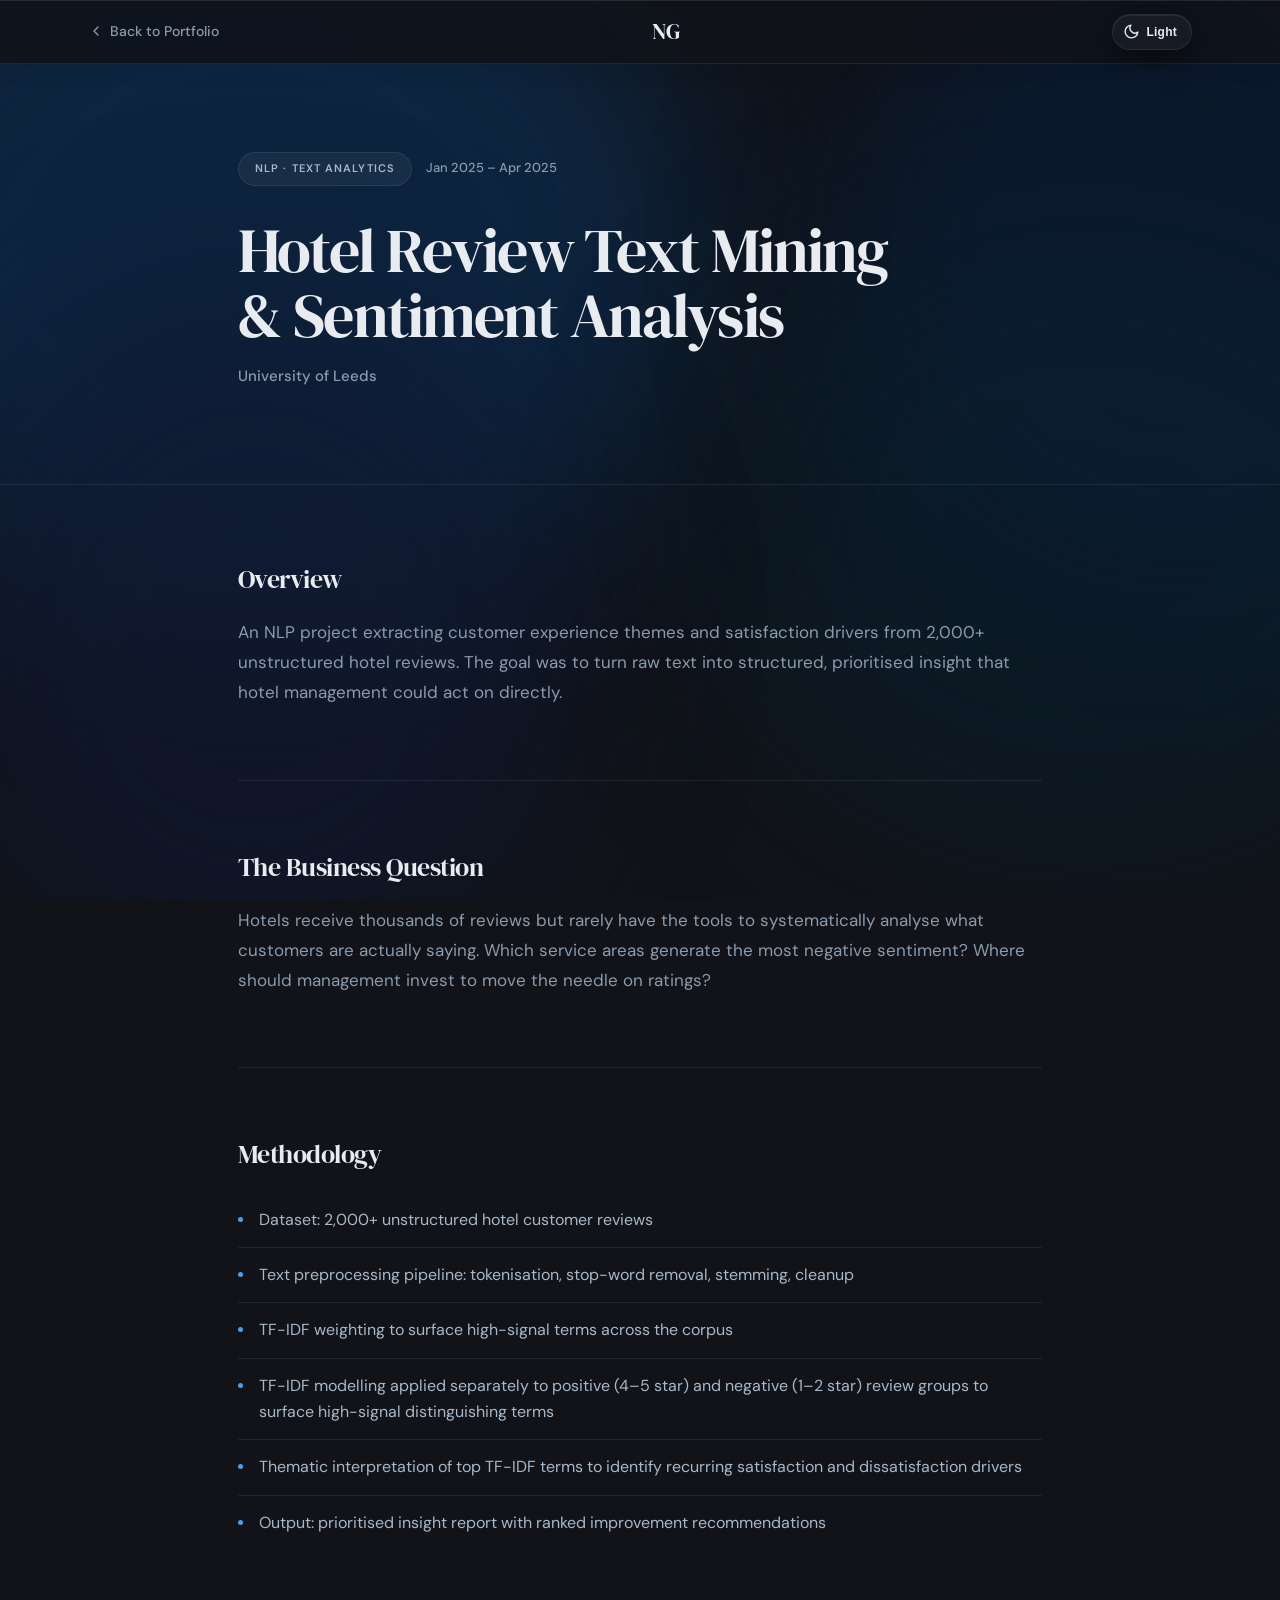
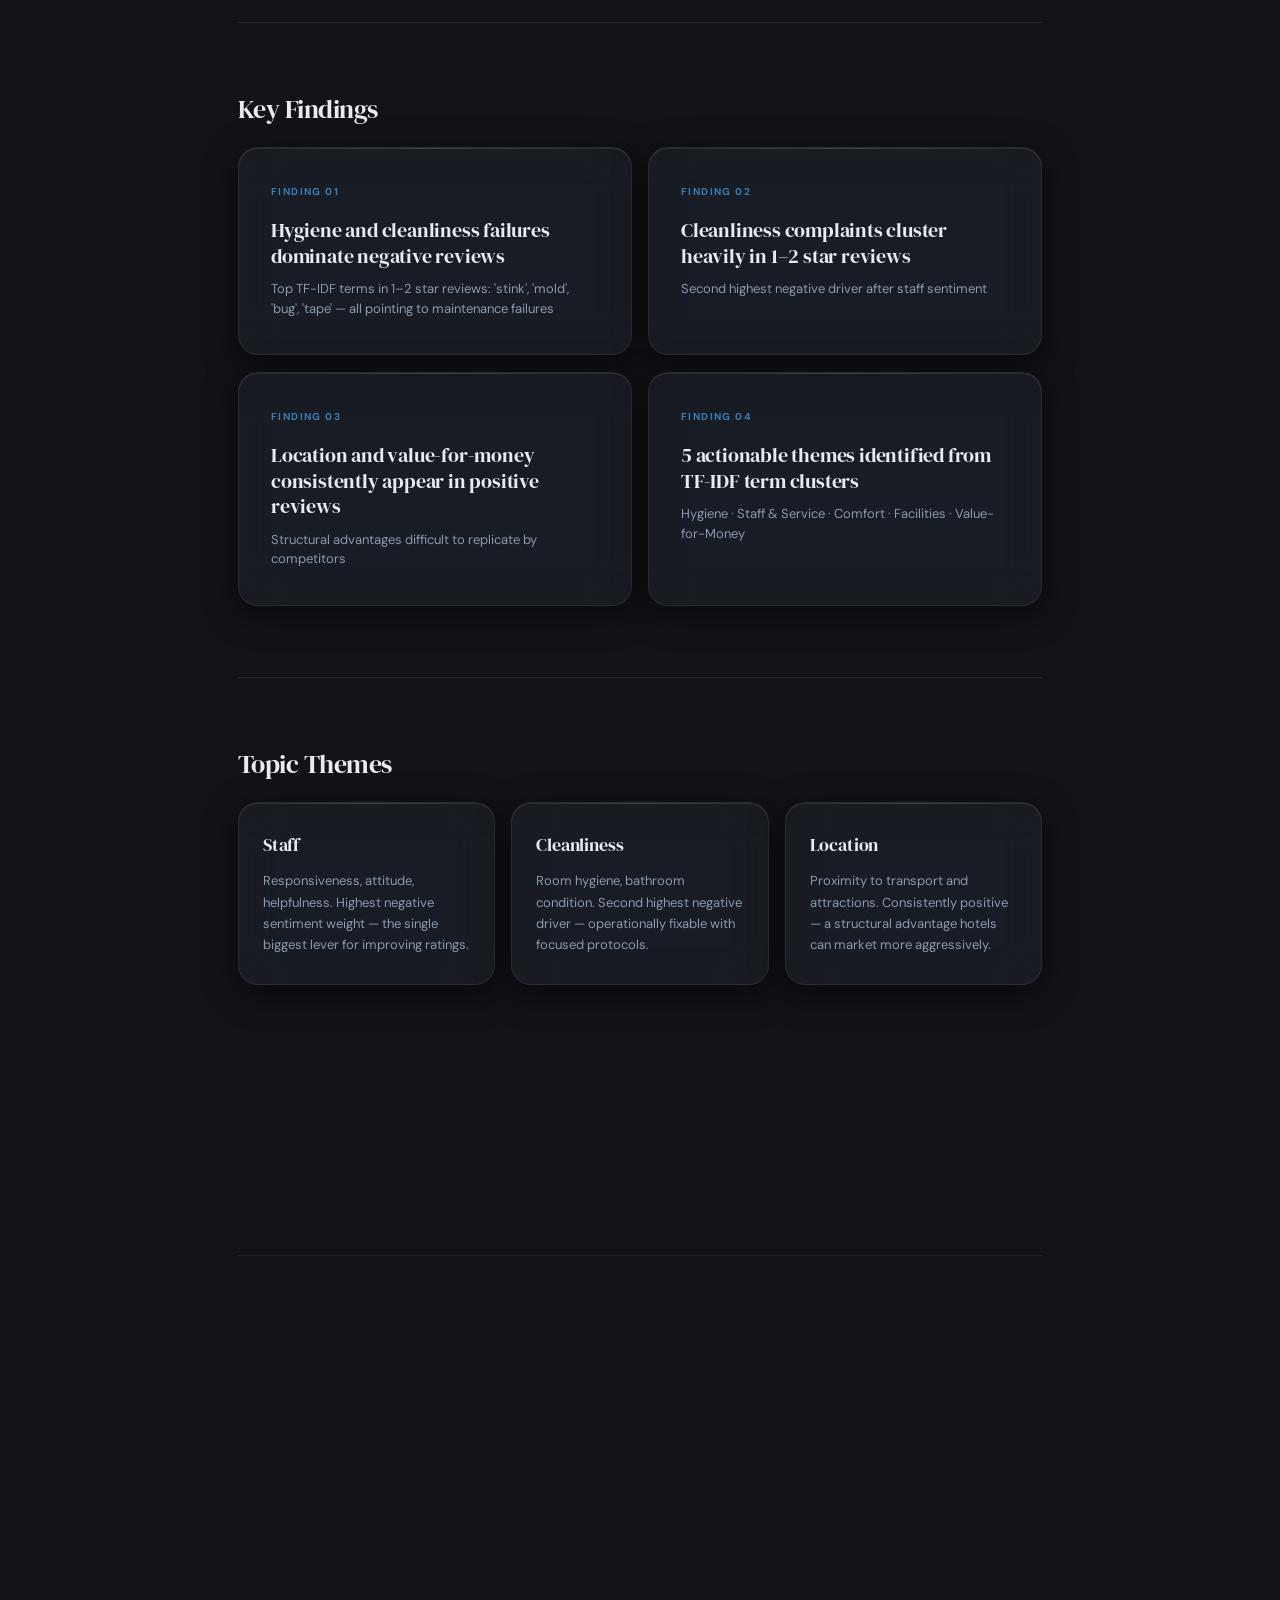
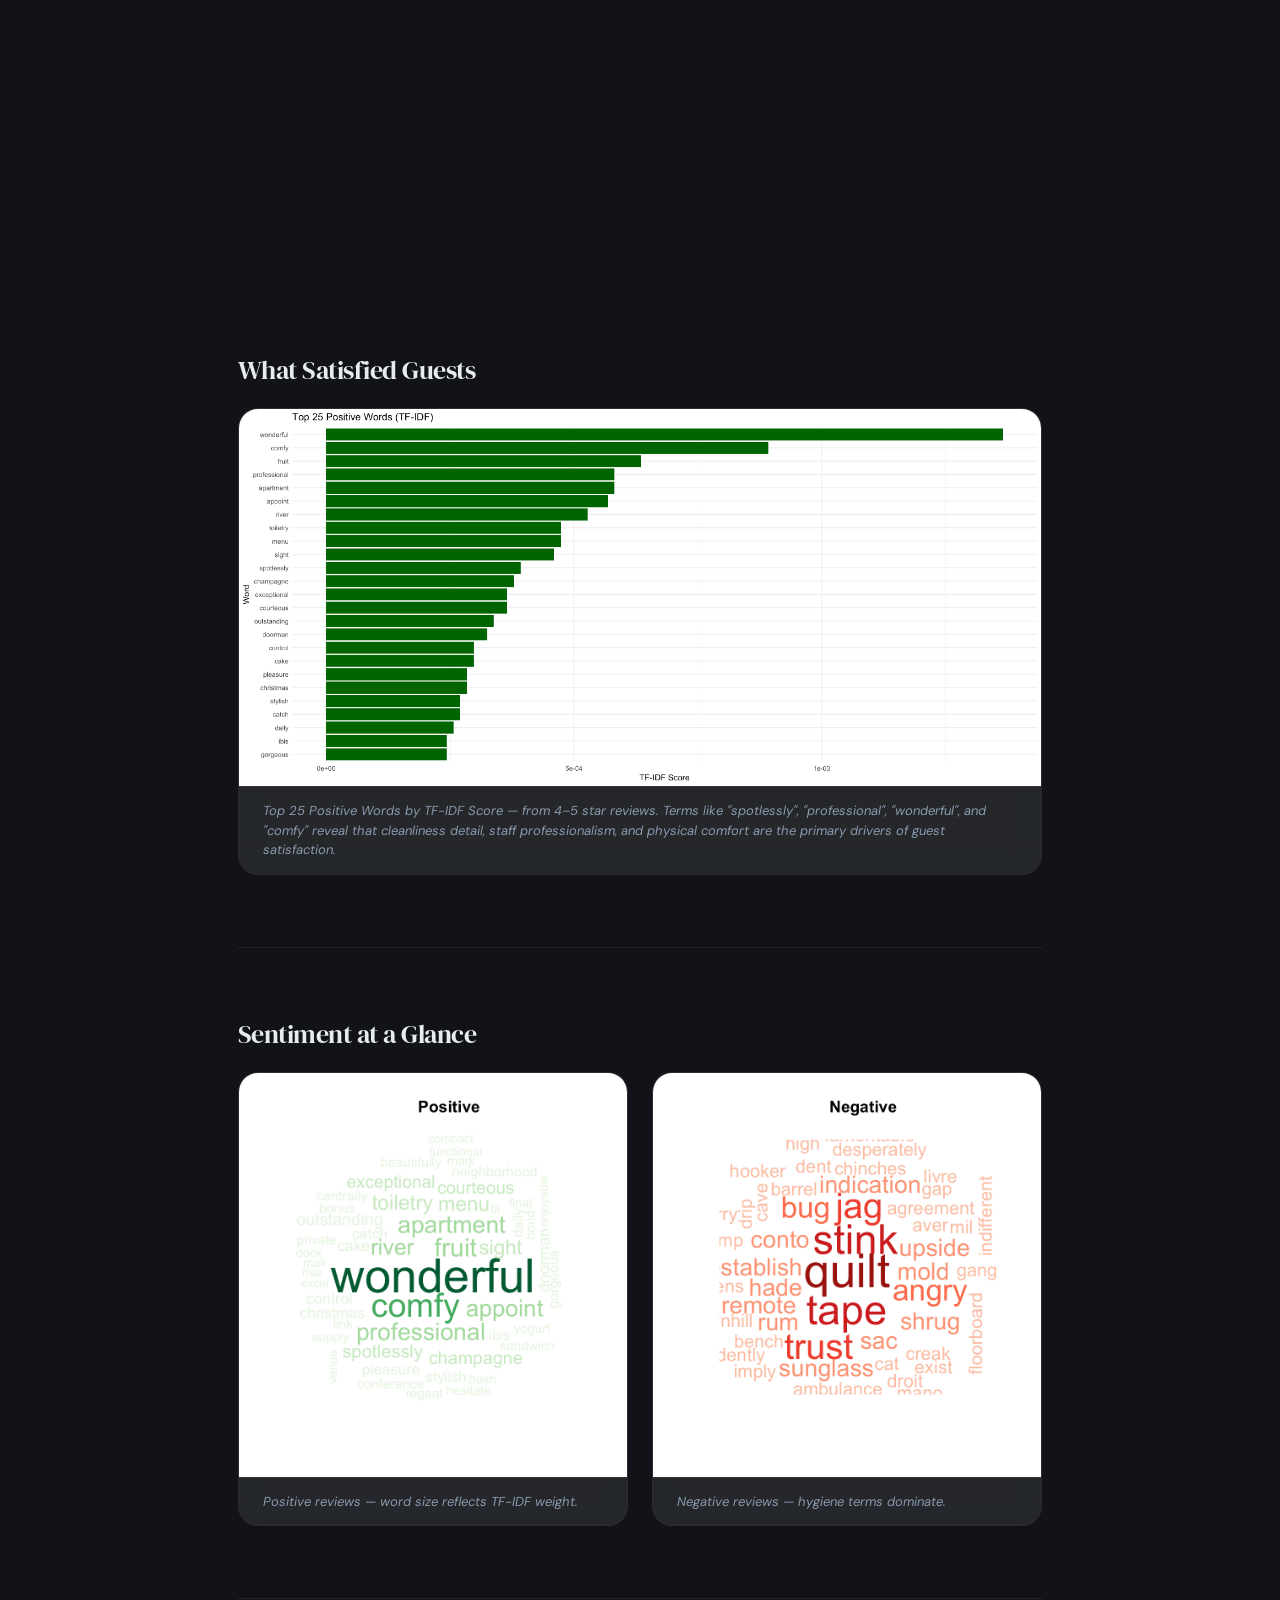
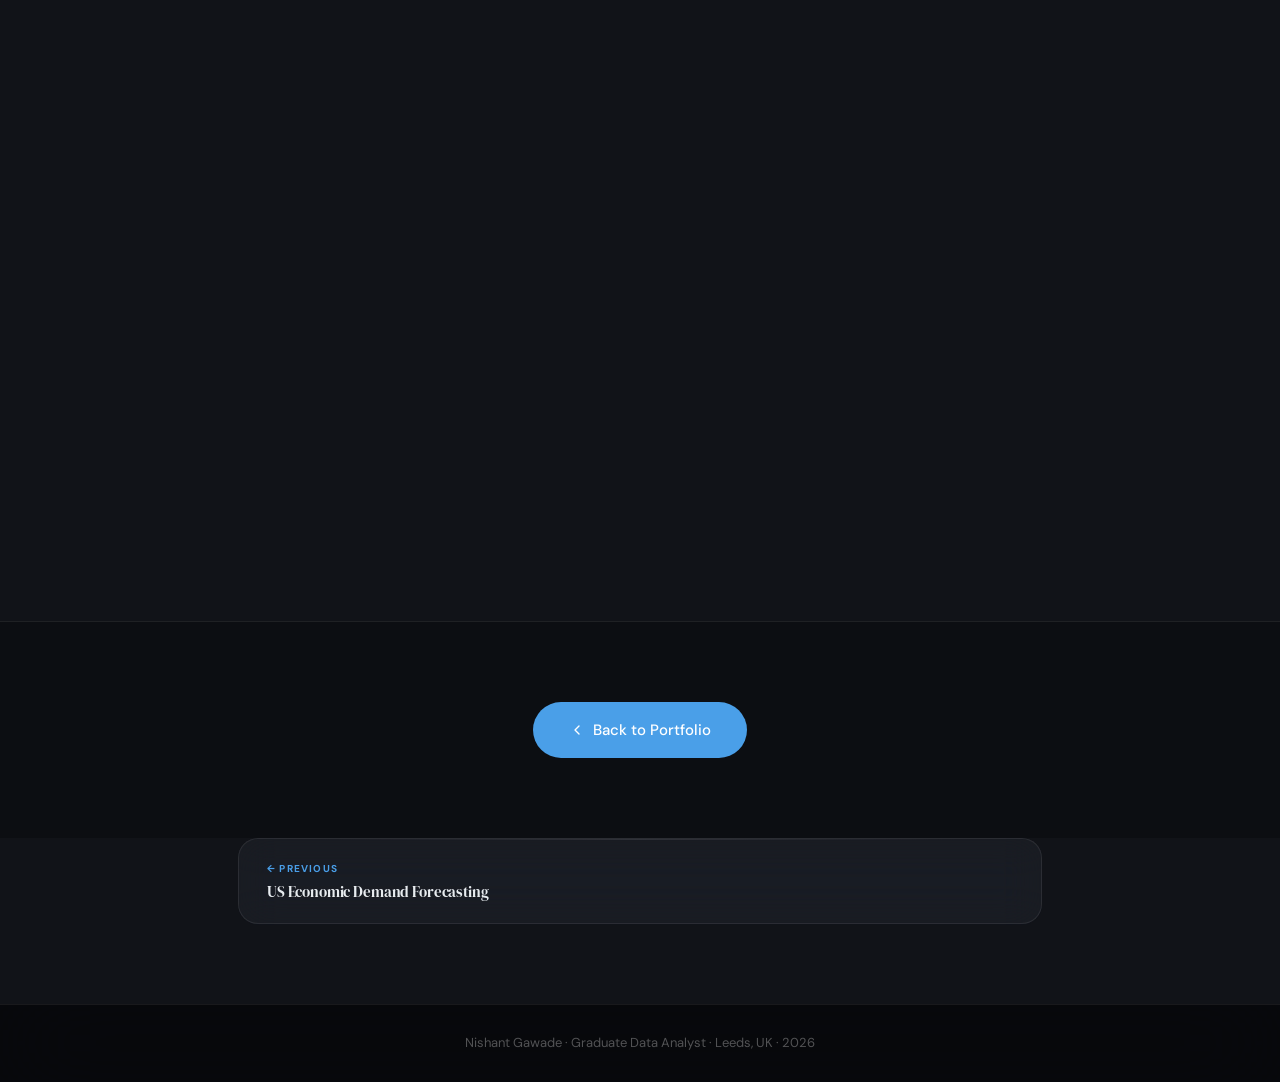
<file: project4.html>
<!DOCTYPE html>
<html lang="en" data-theme="dark">
<head>
  <meta charset="UTF-8" />
  <meta name="viewport" content="width=device-width, initial-scale=1.0" />
  <title>Hotel Review Text Mining &amp; Sentiment Analysis — Nishant Gawade</title>
  <link rel="preconnect" href="https://fonts.googleapis.com">
  <link rel="preconnect" href="https://fonts.gstatic.com" crossorigin>
  <link href="https://fonts.googleapis.com/css2?family=DM+Serif+Display:ital@0;1&family=DM+Sans:ital,opsz,wght@0,9..40,300;0,9..40,400;0,9..40,500;0,9..40,600;0,9..40,700;1,9..40,400&display=swap" rel="stylesheet">
  <meta name="description" content="NLP project extracting themes and sentiment from 2,000+ hotel reviews using TF-IDF to identify key drivers of guest satisfaction." />
  <meta property="og:type"        content="website" />
  <meta property="og:title"       content="Hotel Review Text Mining &amp; Sentiment Analysis — Nishant Gawade" />
  <meta property="og:description" content="TF-IDF analysis of 2,000+ hotel reviews surfaces 5 actionable themes. R · tidytext · wordcloud." />
  <meta property="og:image"       content="og-image.png" />
  <meta name="twitter:card"       content="summary_large_image" />
  <link rel="icon" href="favicon.svg" type="image/svg+xml">
  <link rel="stylesheet" href="style.css" />
  <script>
    (function(){var t=localStorage.getItem('theme');if(t)document.documentElement.setAttribute('data-theme',t);})();
  </script>
</head>
<body>

  <!-- SCROLL PROGRESS -->
  <div class="scroll-progress" id="scrollProgress"></div>

  <!-- AURORA BACKGROUND -->
  <div class="aurora" aria-hidden="true">
    <div class="aurora-blob a1"></div>
    <div class="aurora-blob a2"></div>
    <div class="aurora-blob a3"></div>
    <div class="aurora-blob a4"></div>
  </div>

  <!-- NAV -->
  <nav class="nav project-nav">
    <div class="nav-inner">
      <a href="index.html" class="nav-back">
        <svg width="16" height="16" viewBox="0 0 24 24" fill="none" stroke="currentColor" stroke-width="2" stroke-linecap="round" stroke-linejoin="round">
          <path d="m15 18-6-6 6-6"/>
        </svg>
        Back to Portfolio
      </a>
      <a href="index.html" class="nav-logo">NG</a>
      <button class="theme-toggle" id="themeToggle" aria-label="Toggle dark mode">
        <svg class="icon-sun" viewBox="0 0 24 24" fill="none" stroke="currentColor" stroke-width="2" stroke-linecap="round" stroke-linejoin="round">
          <circle cx="12" cy="12" r="4"/><line x1="12" y1="2" x2="12" y2="6"/><line x1="12" y1="18" x2="12" y2="22"/>
          <line x1="4.93" y1="4.93" x2="7.76" y2="7.76"/><line x1="16.24" y1="16.24" x2="19.07" y2="19.07"/>
          <line x1="2" y1="12" x2="6" y2="12"/><line x1="18" y1="12" x2="22" y2="12"/>
          <line x1="4.93" y1="19.07" x2="7.76" y2="16.24"/><line x1="16.24" y1="7.76" x2="19.07" y2="4.93"/>
        </svg>
        <svg class="icon-moon" viewBox="0 0 24 24" fill="none" stroke="currentColor" stroke-width="2" stroke-linecap="round" stroke-linejoin="round">
          <path d="M21 12.79A9 9 0 1 1 11.21 3 7 7 0 0 0 21 12.79z"/>
        </svg>
        <span class="theme-label" id="themeLabel">Light</span>
      </button>
    </div>
  </nav>

  <!-- PROJECT HERO -->
  <div class="project-hero">
    <div class="project-hero-inner">
      <div class="project-meta">
        <span class="project-category-badge">NLP · Text Analytics</span>
        <span class="project-date">Jan 2025 – Apr 2025</span>
      </div>
      <h1>Hotel Review Text Mining &amp; Sentiment Analysis</h1>
      <p class="project-institution">University of Leeds</p>
    </div>
  </div>

  <!-- CONTENT -->
  <div class="project-content">

    <div class="content-section animate-on-scroll">
      <h2>Overview</h2>
      <p>An NLP project extracting customer experience themes and satisfaction drivers from 2,000+ unstructured hotel reviews. The goal was to turn raw text into structured, prioritised insight that hotel management could act on directly.</p>
    </div>

    <div class="content-section animate-on-scroll">
      <h2>The Business Question</h2>
      <p>Hotels receive thousands of reviews but rarely have the tools to systematically analyse what customers are actually saying. Which service areas generate the most negative sentiment? Where should management invest to move the needle on ratings?</p>
    </div>

    <div class="content-section animate-on-scroll">
      <h2>Methodology</h2>
      <ul class="methodology-list">
        <li>Dataset: 2,000+ unstructured hotel customer reviews</li>
        <li>Text preprocessing pipeline: tokenisation, stop-word removal, stemming, cleanup</li>
        <li>TF-IDF weighting to surface high-signal terms across the corpus</li>
        <li>TF-IDF modelling applied separately to positive (4–5 star) and negative (1–2 star) review groups to surface high-signal distinguishing terms</li>
        <li>Thematic interpretation of top TF-IDF terms to identify recurring satisfaction and dissatisfaction drivers</li>
        <li>Output: prioritised insight report with ranked improvement recommendations</li>
      </ul>
    </div>

    <div class="content-section">
      <h2 class="animate-on-scroll">Key Findings</h2>
      <div class="findings-grid">
        <div class="finding-card animate-on-scroll stagger-1">
          <span class="finding-number">Finding 01</span>
          <p class="finding-text">Hygiene and cleanliness failures dominate negative reviews</p>
          <p class="finding-subtext">Top TF-IDF terms in 1–2 star reviews: 'stink', 'mold', 'bug', 'tape' — all pointing to maintenance failures</p>
        </div>
        <div class="finding-card animate-on-scroll stagger-2">
          <span class="finding-number">Finding 02</span>
          <p class="finding-text">Cleanliness complaints cluster heavily in 1–2 star reviews</p>
          <p class="finding-subtext">Second highest negative driver after staff sentiment</p>
        </div>
        <div class="finding-card animate-on-scroll stagger-3">
          <span class="finding-number">Finding 03</span>
          <p class="finding-text">Location and value-for-money consistently appear in positive reviews</p>
          <p class="finding-subtext">Structural advantages difficult to replicate by competitors</p>
        </div>
        <div class="finding-card animate-on-scroll stagger-4">
          <span class="finding-number">Finding 04</span>
          <p class="finding-text">5 actionable themes identified from TF-IDF term clusters</p>
          <p class="finding-subtext">Hygiene · Staff &amp; Service · Comfort · Facilities · Value-for-Money</p>
        </div>
      </div>
    </div>

    <div class="content-section">
      <h2 class="animate-on-scroll">Topic Themes</h2>
      <div class="themes-grid">
        <div class="theme-card animate-on-scroll stagger-1">
          <div class="theme-name">Staff</div>
          <p class="theme-desc">Responsiveness, attitude, helpfulness. Highest negative sentiment weight — the single biggest lever for improving ratings.</p>
        </div>
        <div class="theme-card animate-on-scroll stagger-2">
          <div class="theme-name">Cleanliness</div>
          <p class="theme-desc">Room hygiene, bathroom condition. Second highest negative driver — operationally fixable with focused protocols.</p>
        </div>
        <div class="theme-card animate-on-scroll stagger-3">
          <div class="theme-name">Location</div>
          <p class="theme-desc">Proximity to transport and attractions. Consistently positive — a structural advantage hotels can market more aggressively.</p>
        </div>
        <div class="theme-card animate-on-scroll stagger-4">
          <div class="theme-name">Food &amp; Breakfast</div>
          <p class="theme-desc">Quality and variety of food offering. Mixed sentiment — positive in budget properties, negative in higher-end segments.</p>
        </div>
        <div class="theme-card animate-on-scroll stagger-5">
          <div class="theme-name">Value</div>
          <p class="theme-desc">Price-to-quality ratio. Positive in budget segment; negative in luxury — expectations gap is the core driver of dissatisfaction.</p>
        </div>
      </div>
    </div>

    <div class="content-section animate-on-scroll">
      <h2>The Data</h2>
      <div class="chart-container">
        <img src="project4_visuals/graph neg.png" alt="Top 25 negative words by TF-IDF score from hotel reviews">
        <p class="chart-caption">Top 25 Negative Words by TF-IDF Score — extracted from 2,000+ hotel reviews. High-weight terms like "stink", "mold", and "bug" directly point to cleanliness and maintenance as the dominant sources of guest dissatisfaction.</p>
      </div>
    </div>

    <div class="content-section animate-on-scroll">
      <h2>What Satisfied Guests</h2>
      <div class="chart-container">
        <img src="project4_visuals/graph pos.png" alt="Top 25 positive words by TF-IDF score from hotel reviews">
        <p class="chart-caption">Top 25 Positive Words by TF-IDF Score — from 4–5 star reviews. Terms like "spotlessly", "professional", "wonderful", and "comfy" reveal that cleanliness detail, staff professionalism, and physical comfort are the primary drivers of guest satisfaction.</p>
      </div>
    </div>

    <div class="content-section animate-on-scroll">
      <h2>Sentiment at a Glance</h2>
      <div style="display:grid; grid-template-columns:1fr 1fr; gap:1.5rem;">
        <div class="chart-container" style="margin:0;">
          <img src="project4_visuals/pos.png" alt="Positive sentiment word cloud">
          <p class="chart-caption">Positive reviews — word size reflects TF-IDF weight.</p>
        </div>
        <div class="chart-container" style="margin:0;">
          <img src="project4_visuals/neg.png" alt="Negative sentiment word cloud">
          <p class="chart-caption">Negative reviews — hygiene terms dominate.</p>
        </div>
      </div>
    </div>

    <div class="content-section animate-on-scroll">
      <h2>Business Implications</h2>
      <p>The TF-IDF analysis reveals a clear prioritisation for hotel management. Hygiene failures are the single biggest source of negative reviews and are operationally fixable — a stronger housekeeping checklist and room inspection protocol would directly address the top negative terms. Staff behaviour is the second lever. Location and comfort are already working strengths and should be emphasised in marketing. These findings give management a ranked, evidence-based improvement roadmap grounded directly in the voice of the customer.</p>
    </div>

    <div class="content-section animate-on-scroll">
      <h2>Tools Used</h2>
      <div class="tools-list">
        <span class="tool-tag">R</span>
        <span class="tool-tag">tidytext</span>
        <span class="tool-tag">topicmodels</span>
        <span class="tool-tag">ggplot2</span>
        <span class="tool-tag">wordcloud</span>
        <span class="tool-tag">Excel</span>
      </div>
    </div>

  </div>

  <!-- BACK -->
  <div class="back-section">
    <a href="index.html" class="btn-back">
      <svg width="16" height="16" viewBox="0 0 24 24" fill="none" stroke="currentColor" stroke-width="2" stroke-linecap="round" stroke-linejoin="round">
        <path d="m15 18-6-6 6-6"/>
      </svg>
      Back to Portfolio
    </a>
  </div>

  <!-- PREV / NEXT -->
  <div class="project-nav-strip">
    <a href="project3.html" class="nav-strip-link">
      <span class="nav-strip-dir">← Previous</span>
      <span class="nav-strip-title">US Economic Demand Forecasting</span>
    </a>
  </div>

  <!-- BACK TO TOP -->
  <button class="back-to-top" id="backToTop" aria-label="Back to top">
    <svg viewBox="0 0 24 24" fill="none" stroke="currentColor" stroke-width="2" stroke-linecap="round" stroke-linejoin="round">
      <path d="m18 15-6-6-6 6"/>
    </svg>
  </button>

  <!-- FOOTER -->
  <footer>
    <p class="footer-text">Nishant Gawade · Graduate Data Analyst · Leeds, UK · 2026</p>
  </footer>

  <script>
    const html = document.documentElement;
    const themeToggle = document.getElementById('themeToggle');
    const saved = localStorage.getItem('theme') || 'dark';
    html.setAttribute('data-theme', saved);
    const themeLabel = document.getElementById('themeLabel');
    function updateLabel(t) { if (themeLabel) themeLabel.textContent = t === 'dark' ? 'Light' : 'Dark'; }
    updateLabel(saved);
    themeToggle.addEventListener('click', () => {
      const next = html.getAttribute('data-theme') === 'dark' ? 'light' : 'dark';
      html.setAttribute('data-theme', next);
      localStorage.setItem('theme', next);
      updateLabel(next);
    });

    const observer = new IntersectionObserver((entries) => {
      entries.forEach(e => { if (e.isIntersecting) e.target.classList.add('visible'); });
    }, { threshold: 0.1, rootMargin: '0px 0px -48px 0px' });
    document.querySelectorAll('.animate-on-scroll').forEach(el => observer.observe(el));

    /* ---- Scroll progress bar ---- */
    const progressBar = document.getElementById('scrollProgress');
    window.addEventListener('scroll', () => {
      const total = document.documentElement.scrollHeight - window.innerHeight;
      progressBar.style.width = (window.scrollY / total * 100) + '%';
    }, { passive: true });

    /* ---- Back to top ---- */
    const btt = document.getElementById('backToTop');
    window.addEventListener('scroll', () => {
      btt.classList.toggle('visible', window.scrollY / (document.documentElement.scrollHeight - window.innerHeight) > 0.40);
    }, { passive: true });
    btt.addEventListener('click', () => window.scrollTo({ top: 0, behavior: 'smooth' }));

    /* ---- Card tilt ---- */
    const TILT_MAX = 7;
    document.querySelectorAll('.finding-card, .segment-card, .theme-card').forEach(card => {
      card.addEventListener('mousemove', (e) => {
        const r  = card.getBoundingClientRect();
        const dx = (e.clientX - r.left - r.width  / 2) / (r.width  / 2);
        const dy = (e.clientY - r.top  - r.height / 2) / (r.height / 2);
        card.style.transform = `perspective(900px) rotateX(${-dy * TILT_MAX}deg) rotateY(${dx * TILT_MAX}deg) translateY(-4px)`;
      });
      card.addEventListener('mouseleave', () => { card.style.transform = ''; });
    });
  </script>
</body>
</html>
</file>
<file: style.css>
/* =============================================
   NISHANT GAWADE PORTFOLIO — style.css
   Charcoal × Electric Blue Theme
============================================= */

/* ---- Design tokens — Light ---- */
:root {
  --nav-height: 64px;
  --ease: cubic-bezier(0.25, 0.46, 0.45, 0.94);
  --transition: all 0.3s cubic-bezier(0.25, 0.46, 0.45, 0.94);
  --radius: 20px;
  --radius-sm: 12px;

  --accent:          #2D7DD2;
  --accent-light:    #5499E0;

  --page-bg:         #F0F2F5;
  --text-1:          #0D1117;
  --text-2:          #1E2D3D;
  --text-3:          #5A6A7A;
  --text-4:          #9AAABB;

  --glass:           rgba(255, 255, 255, 0.72);
  --glass-hover:     rgba(255, 255, 255, 0.90);
  --glass-border:    rgba(45, 125, 210, 0.14);
  --glass-top:       rgba(255, 255, 255, 0.95);
  --glass-shadow:    0 8px 32px rgba(13, 17, 23, 0.08), inset 0 1px 0 rgba(255,255,255,0.90);
  --glass-shadow-lg: 0 20px 56px rgba(13, 17, 23, 0.14), inset 0 1px 0 rgba(255,255,255,0.95);

  --nav-glass:       rgba(240, 242, 245, 0.85);
  --nav-border:      rgba(45, 125, 210, 0.12);

  --btn-fill-bg:     #2D7DD2;
  --btn-fill-text:   #fff;
  --btn-ghost-bg:    rgba(255, 255, 255, 0.60);
  --btn-ghost-border:rgba(45, 125, 210, 0.30);
  --btn-ghost-text:  var(--text-1);

  --tag-bg:          rgba(255, 255, 255, 0.65);
  --tag-border:      rgba(45, 125, 210, 0.16);
  --tag-text:        var(--text-2);

  --section-tint:    rgba(255, 255, 255, 0.30);

  --contact-bg:      rgba(10, 13, 20, 0.94);
  --contact-text:    rgba(232, 236, 240, 0.95);
  --contact-muted:   rgba(232, 236, 240, 0.45);
}

/* ---- Design tokens — Dark ---- */
[data-theme="dark"] {
  --accent:          #4A9FE8;
  --accent-light:    #6DB4F0;

  --page-bg:         #111318;
  --text-1:          #E8ECF0;
  --text-2:          #A8B8C8;
  --text-3:          #8A9BAD;
  --text-4:          #6A7A8A;

  --glass:           rgba(255, 255, 255, 0.04);
  --glass-hover:     rgba(255, 255, 255, 0.08);
  --glass-border:    rgba(255, 255, 255, 0.08);
  --glass-top:       rgba(255, 255, 255, 0.10);
  --glass-shadow:    0 8px 32px rgba(0,0,0,0.55), inset 0 1px 0 rgba(255,255,255,0.08);
  --glass-shadow-lg: 0 20px 56px rgba(0,0,0,0.70), inset 0 1px 0 rgba(255,255,255,0.12);

  --nav-glass:       rgba(17, 19, 24, 0.88);
  --nav-border:      rgba(255, 255, 255, 0.07);

  --btn-fill-bg:     #4A9FE8;
  --btn-fill-text:   #fff;
  --btn-ghost-bg:    rgba(255, 255, 255, 0.05);
  --btn-ghost-border:rgba(255, 255, 255, 0.14);
  --btn-ghost-text:  var(--text-1);

  --tag-bg:          rgba(255, 255, 255, 0.05);
  --tag-border:      rgba(255, 255, 255, 0.10);
  --tag-text:        var(--text-2);

  --section-tint:    rgba(0,0,0,0.25);

  --contact-bg:      rgba(8, 9, 12, 0.96);
  --contact-text:    rgba(232, 236, 240, 0.93);
  --contact-muted:   rgba(232, 236, 240, 0.40);
}

/* ---- Reset ---- */
*, *::before, *::after { box-sizing: border-box; margin: 0; padding: 0; }

html {
  scroll-behavior: smooth;
  -webkit-font-smoothing: antialiased;
  -moz-osx-font-smoothing: grayscale;
}

body {
  font-family: 'DM Sans', -apple-system, BlinkMacSystemFont, 'SF Pro Text', system-ui, sans-serif;
  background: var(--page-bg);
  color: var(--text-1);
  line-height: 1.6;
  overflow-x: hidden;
  transition: background 0.4s var(--ease), color 0.4s var(--ease);
}

h1, h2, h3, h4 {
  font-family: 'DM Serif Display', Georgia, serif;
  font-weight: 400;
  line-height: 1.08;
  letter-spacing: -0.025em;
}
h1, h2, h3 { text-wrap: balance; }

a { text-decoration: none; color: inherit; transition: var(--transition); }
img { max-width: 100%; height: auto; display: block; }
ul { list-style: none; }
section { scroll-margin-top: var(--nav-height); }

/* ============================================================
   AURORA BACKGROUND
============================================================ */
.aurora {
  position: fixed;
  inset: 0;
  z-index: -1;
  overflow: hidden;
  pointer-events: none;
}
.aurora-blob {
  position: absolute;
  border-radius: 50%;
  filter: blur(90px);
  will-change: transform;
}
.a1 {
  width: 70vw; height: 60vw;
  top: -15%; left: -15%;
  background: #8BB8E8;
  opacity: 0.30;
  animation: aurora1 18s ease-in-out infinite alternate;
}
.a2 {
  width: 55vw; height: 55vw;
  top: -10%; right: -20%;
  background: #7AAEE0;
  opacity: 0.25;
  animation: aurora2 22s ease-in-out infinite alternate;
}
.a3 {
  width: 60vw; height: 50vw;
  bottom: 5%; right: -15%;
  background: #6B9FD4;
  opacity: 0.22;
  animation: aurora3 20s ease-in-out infinite alternate;
}
.a4 {
  width: 50vw; height: 55vw;
  bottom: -10%; left: -5%;
  background: #8A9ED8;
  opacity: 0.20;
  animation: aurora4 25s ease-in-out infinite alternate;
}

[data-theme="dark"] .a1 { background: #0D2A4A; opacity: 0.80; }
[data-theme="dark"] .a2 { background: #0A1E3A; opacity: 0.65; }
[data-theme="dark"] .a3 { background: #0A2030; opacity: 0.55; }
[data-theme="dark"] .a4 { background: #101830; opacity: 0.70; }

@keyframes aurora1 { from { transform: translate(0,0) scale(1); } to { transform: translate(5%,8%) scale(1.08); } }
@keyframes aurora2 { from { transform: translate(0,0) scale(1); } to { transform: translate(-6%,5%) scale(0.95); } }
@keyframes aurora3 { from { transform: translate(0,0) scale(1); } to { transform: translate(-4%,-6%) scale(1.06); } }
@keyframes aurora4 { from { transform: translate(0,0) scale(1); } to { transform: translate(6%,-4%) scale(0.97); } }

/* ============================================================
   UTILITY
============================================================ */
.section-label {
  position: absolute;
  width: 1px;
  height: 1px;
  padding: 0;
  margin: -1px;
  overflow: hidden;
  clip: rect(0, 0, 0, 0);
  white-space: nowrap;
  border: 0;
}
.section-header { margin-bottom: 64px; }
.section-header h2 { font-size: clamp(36px,4vw,54px); color: var(--text-1); }

/* ============================================================
   ANIMATIONS
============================================================ */
@keyframes fadeUp {
  from { opacity: 0; transform: translateY(32px); }
  to   { opacity: 1; transform: translateY(0); }
}
@keyframes fadeIn {
  from { opacity: 0; }
  to   { opacity: 1; }
}
@keyframes pulse {
  0%,100% { box-shadow: 0 4px 24px rgba(45,125,210,0.28); }
  50%      { box-shadow: 0 8px 40px rgba(45,125,210,0.52); }
}

@media (prefers-reduced-motion: no-preference) {
  .animate-on-scroll {
    opacity: 0;
    transform: translateY(40px);
    transition: opacity 0.7s var(--ease), transform 0.7s var(--ease);
  }
  .animate-on-scroll.visible { opacity: 1; transform: translateY(0); }
  .stagger-1 { transition-delay: 0.08s; }
  .stagger-2 { transition-delay: 0.16s; }
  .stagger-3 { transition-delay: 0.24s; }
  .stagger-4 { transition-delay: 0.32s; }
  .stagger-5 { transition-delay: 0.40s; }
}

/* ============================================================
   GLASS CARD BASE — applied to all cards
============================================================ */
.stat-card,
.project-card,
.skill-card,
.experience-card,
.edu-card,
.finding-card,
.segment-card,
.theme-card {
  background: var(--glass);
  backdrop-filter: blur(20px) saturate(180%);
  -webkit-backdrop-filter: blur(20px) saturate(180%);
  border: 1px solid var(--glass-border);
  box-shadow: var(--glass-shadow);
  position: relative;
}
/* Specular top-edge highlight */
.stat-card::before,
.project-card::before,
.skill-card::before,
.experience-card::before,
.edu-card::before,
.finding-card::before,
.segment-card::before,
.theme-card::before {
  content: '';
  position: absolute;
  top: 0; left: 10%; right: 10%;
  height: 1px;
  background: linear-gradient(90deg, transparent, var(--glass-top) 50%, transparent);
  pointer-events: none;
}

/* ============================================================
   NAVIGATION
============================================================ */
.nav {
  position: fixed;
  top: 0; left: 0; right: 0;
  height: var(--nav-height);
  z-index: 1000;
  transition: background 0.4s var(--ease), border-color 0.4s var(--ease), backdrop-filter 0.4s var(--ease);
}
.nav.scrolled,
.nav.project-nav {
  background: var(--nav-glass);
  backdrop-filter: blur(28px) saturate(180%);
  -webkit-backdrop-filter: blur(28px) saturate(180%);
  border-bottom: 1px solid var(--nav-border);
  box-shadow: inset 0 1px 0 var(--glass-top), 0 4px 24px rgba(0,0,0,0.06);
}

.nav-inner {
  max-width: 1200px;
  margin: 0 auto;
  padding: 0 48px;
  height: 100%;
  display: flex;
  align-items: center;
  justify-content: space-between;
}

.nav-logo {
  font-family: 'DM Serif Display', serif;
  font-size: 22px;
  letter-spacing: -0.01em;
  color: var(--text-1);
}

.nav-links {
  display: flex;
  align-items: center;
  gap: 36px;
}
.nav-links a {
  font-size: 14px;
  font-weight: 500;
  color: var(--text-3);
  position: relative;
  padding-bottom: 2px;
}
.nav-links a::after {
  content: '';
  position: absolute;
  bottom: -2px; left: 0;
  width: 0; height: 1.5px;
  background: var(--accent);
  transition: width 0.3s var(--ease);
}
.nav-links a:hover,
.nav-links a.active { color: var(--text-1); }
.nav-links a:hover::after,
.nav-links a.active::after { width: 100%; }

.nav-back {
  font-size: 14px;
  font-weight: 500;
  color: var(--text-3);
  display: flex;
  align-items: center;
  gap: 6px;
}
.nav-back:hover { color: var(--text-1); }

/* ---- Theme toggle ---- */
.theme-toggle {
  display: flex;
  align-items: center;
  justify-content: center;
  width: auto; height: 36px;
  padding: 0 14px 0 10px;
  gap: 6px;
  border-radius: 100px;
  border: 1px solid var(--glass-border);
  background: var(--glass);
  backdrop-filter: blur(12px) saturate(160%);
  -webkit-backdrop-filter: blur(12px) saturate(160%);
  cursor: pointer;
  transition: var(--transition);
  box-shadow: var(--glass-shadow);
  color: var(--text-1);
  flex-shrink: 0;
}
.theme-toggle:hover {
  background: var(--glass-hover);
  transform: translateY(-1px);
  box-shadow: var(--glass-shadow-lg);
}
.theme-label { font-size: 12px; font-weight: 600; letter-spacing: 0.02em; }
.theme-toggle svg { width: 17px; height: 17px; stroke: currentColor; }
.icon-moon { display: none; }
[data-theme="dark"] .icon-sun  { display: none; }
[data-theme="dark"] .icon-moon { display: block; }

/* ---- Mobile hamburger ---- */
.nav-toggle {
  display: none;
  flex-direction: column;
  gap: 5px;
  background: none;
  border: none;
  cursor: pointer;
  padding: 6px;
  z-index: 1100;
}
.nav-toggle span {
  display: block;
  width: 22px; height: 2px;
  background: var(--text-1);
  border-radius: 2px;
  transition: var(--transition);
}
.nav-toggle.open span:nth-child(1) { transform: rotate(45deg) translate(5px,5px); }
.nav-toggle.open span:nth-child(2) { opacity: 0; transform: scaleX(0); }
.nav-toggle.open span:nth-child(3) { transform: rotate(-45deg) translate(5px,-5px); }

.nav-mobile {
  position: fixed;
  top: var(--nav-height);
  left: 0; right: 0;
  background: var(--nav-glass);
  backdrop-filter: blur(28px) saturate(180%);
  -webkit-backdrop-filter: blur(28px) saturate(180%);
  border-bottom: 1px solid var(--nav-border);
  padding: 16px 24px 24px;
  display: flex;
  flex-direction: column;
  gap: 4px;
  transform: translateY(-110%);
  transition: transform 0.35s var(--ease);
  z-index: 999;
}
.nav-mobile.open { transform: translateY(0); }
.nav-mobile a {
  font-size: 17px;
  font-weight: 500;
  color: var(--text-2);
  padding: 12px 0;
  border-bottom: 1px solid var(--glass-border);
}
.nav-mobile a:last-child { border-bottom: none; }
.nav-mobile a:hover { color: var(--text-1); }

/* ============================================================
   HERO
============================================================ */
.hero {
  min-height: 100vh;
  display: flex;
  align-items: center;
  padding: 120px 0 80px;
  background: transparent;
}

.hero-inner {
  max-width: 1200px;
  margin: 0 auto;
  padding: 0 48px;
  display: grid;
  grid-template-columns: 1fr 460px;
  gap: 72px;
  align-items: center;
}

.hero-content { animation: none; }
.hero-terminal { animation: none; }

.hero-avatar {
  width: 220px;
  height: 220px;
  border-radius: 50%;
  overflow: hidden;
  margin-bottom: 24px;
  border: 3px solid var(--glass-border);
  box-shadow: 0 8px 32px rgba(0,0,0,0.25);
  flex-shrink: 0;
}
.hero-avatar img { width: 100%; height: 100%; object-fit: cover; }

.hero-title {
  font-size: clamp(50px,7vw,88px);
  letter-spacing: -0.035em;
  line-height: 1.0;
  margin-bottom: 24px;
  color: var(--text-1);
}
.hero-typed-line {
  font-family: 'DM Sans', sans-serif;
  font-size: 20px;
  font-weight: 500;
  color: var(--text-2);
  margin-bottom: 16px;
  letter-spacing: -0.01em;
}
.typed-prefix {
  color: var(--accent);
  margin-right: 4px;
}
.hero-subtitle {
  font-size: 17px;
  font-weight: 400;
  color: var(--text-3);
  margin-bottom: 44px;
  line-height: 1.5;
}
.hero-ctas { display: flex; gap: 14px; flex-wrap: wrap; }

.btn-primary {
  display: inline-flex;
  align-items: center;
  gap: 8px;
  padding: 16px 32px;
  background: var(--btn-fill-bg);
  color: var(--btn-fill-text);
  border-radius: 100px;
  font-size: 15px;
  font-weight: 500;
  letter-spacing: -0.01em;
  transition: var(--transition);
  border: 1px solid transparent;
}
.btn-primary:hover {
  opacity: 0.88;
  transform: translateY(-2px);
  box-shadow: 0 12px 40px rgba(45,125,210,0.38);
}

.btn-secondary {
  display: inline-flex;
  align-items: center;
  gap: 8px;
  padding: 16px 32px;
  background: var(--btn-ghost-bg);
  color: var(--btn-ghost-text);
  border: 1.5px solid var(--btn-ghost-border);
  border-radius: 100px;
  font-size: 15px;
  font-weight: 500;
  letter-spacing: -0.01em;
  transition: var(--transition);
  backdrop-filter: blur(12px);
  -webkit-backdrop-filter: blur(12px);
  box-shadow: inset 0 1px 0 rgba(255,255,255,0.6);
}
.btn-secondary:hover {
  background: var(--glass-hover);
  transform: translateY(-2px);
  box-shadow: var(--glass-shadow-lg);
}

.photo-circle {
  width: 320px; height: 320px;
  border-radius: 50%;
  background: var(--glass);
  backdrop-filter: blur(20px) saturate(180%);
  -webkit-backdrop-filter: blur(20px) saturate(180%);
  border: 1.5px solid var(--glass-border);
  box-shadow: var(--glass-shadow);
  display: flex;
  flex-direction: column;
  align-items: center;
  justify-content: center;
  overflow: hidden;
  margin: 0 auto;
  position: relative;
}
.photo-circle::before {
  content: '';
  position: absolute;
  top: 0; left: 15%; right: 15%;
  height: 1px;
  background: linear-gradient(90deg, transparent, var(--glass-top) 50%, transparent);
  z-index: 1;
  pointer-events: none;
}
.photo-circle img { width: 100%; height: 100%; object-fit: cover; }

/* ── Terminal Widget ── */
.hero-terminal {
  width: 100%;
  max-width: 500px;
  background: #0D1117;
  border-radius: var(--radius);
  border: 1px solid rgba(74, 159, 232, 0.20);
  box-shadow:
    0 0 0 1px rgba(74,159,232,0.06),
    0 32px 80px rgba(0,0,0,0.55),
    0 0 60px rgba(74,159,232,0.05);
  overflow: hidden;
  font-family: 'JetBrains Mono', monospace;
  font-size: 0.775rem;
  display: flex;
  flex-direction: column;
  align-self: center;
  transition: border-color 0.3s ease, box-shadow 0.3s ease;
  cursor: text;
}
.hero-terminal:focus-within {
  border-color: rgba(74,159,232,0.38);
  box-shadow:
    0 0 0 1px rgba(74,159,232,0.14),
    0 32px 80px rgba(0,0,0,0.55),
    0 0 60px rgba(74,159,232,0.10);
}
.terminal-bar {
  display: flex;
  align-items: center;
  gap: 6px;
  padding: 11px 14px;
  background: #010409;
  border-bottom: 1px solid rgba(255,255,255,0.05);
  flex-shrink: 0;
  position: relative;
}
.t-dots { display: flex; gap: 6px; }
.t-dot { width: 12px; height: 12px; border-radius: 50%; flex-shrink: 0; }
.t-red    { background: #FF5F57; }
.t-yellow { background: #FFBD2E; }
.t-green  { background: #28C840; }
.t-title {
  position: absolute;
  left: 50%; transform: translateX(-50%);
  color: #484F58;
  font-size: 0.70rem;
  letter-spacing: 0.03em;
  pointer-events: none;
  white-space: nowrap;
}
.terminal-body {
  flex: 1;
  overflow-y: auto;
  padding: 14px 16px 8px;
  min-height: 300px;
  max-height: 360px;
  color: #C9D1D9;
  line-height: 1.75;
  scrollbar-width: thin;
  scrollbar-color: #21262D transparent;
}
.terminal-body::-webkit-scrollbar { width: 4px; }
.terminal-body::-webkit-scrollbar-track { background: transparent; }
.terminal-body::-webkit-scrollbar-thumb { background: #21262D; border-radius: 4px; }
.t-line { white-space: pre; display: block; font-size: 0.775rem; }
.t-welcome { color: #484F58; }
.t-prompt  { color: #4A9FE8; }
.t-cmd     { color: #E6EDF3; }
.t-sql-kw  { color: #79C0FF; }
.t-keyword { color: #3FB950; }
.t-border  { color: #21262D; }
.t-info    { color: #484F58; font-style: italic; }
.t-error   { color: #F85149; }
.terminal-input-row {
  display: flex;
  align-items: center;
  padding: 8px 16px 12px;
  border-top: 1px solid rgba(255,255,255,0.04);
  flex-shrink: 0;
  background: rgba(1,4,9,0.40);
}
.terminal-input-row .t-prompt {
  color: #4A9FE8;
  white-space: nowrap;
  font-family: 'JetBrains Mono', monospace;
  font-size: 0.775rem;
  flex-shrink: 0;
}
#termInput {
  flex: 1;
  background: transparent;
  border: none;
  outline: none;
  color: #E6EDF3;
  font-family: 'JetBrains Mono', monospace;
  font-size: 0.775rem;
  caret-color: #4A9FE8;
  caret-shape: block;
  padding: 0 2px;
  min-width: 0;
}

/* ============================================================
   ABOUT
============================================================ */
.about { background: var(--section-tint); padding: 120px 0; }

.about-inner { max-width: 1200px; margin: 0 auto; padding: 0 48px; }

.about-text { max-width: 740px; margin-bottom: 60px; }
.about-text p { font-size: 18px; color: var(--text-3); line-height: 1.72; margin-bottom: 20px; }
.about-text p:last-child { margin-bottom: 0; }

.stats-grid { display: grid; grid-template-columns: repeat(4,1fr); gap: 20px; }

.stat-card {
  border-radius: var(--radius);
  padding: 40px 32px;
  text-align: center;
  transition: var(--transition);
}
.stat-card:hover {
  background: var(--glass-hover);
  transform: translateY(-4px);
  box-shadow: var(--glass-shadow-lg);
}
.stat-number {
  font-family: 'DM Serif Display', serif;
  font-size: 38px;
  letter-spacing: -0.02em;
  color: var(--accent);
  display: block;
  margin-bottom: 8px;
  font-variant-numeric: tabular-nums;
}
.stat-label { font-size: 14px; color: var(--text-3); font-weight: 500; }

/* ============================================================
   EDUCATION
============================================================ */
.education { background: transparent; padding: 120px 0; }
.education-inner { max-width: 1200px; margin: 0 auto; padding: 0 48px; }

.edu-card { border-radius: var(--radius); padding: 56px; }

.edu-row {
  display: flex;
  justify-content: space-between;
  align-items: flex-start;
  padding: 32px 0;
  border-bottom: 1px solid var(--glass-border);
  gap: 24px;
  flex-wrap: wrap;
}
.edu-row:first-child { padding-top: 0; }
.edu-row:last-child  { border-bottom: none; padding-bottom: 0; }

.edu-degree { font-family: 'DM Serif Display', serif; font-size: 22px; letter-spacing: -0.02em; color: var(--text-1); margin-bottom: 6px; }
.edu-institution { font-size: 15px; color: var(--text-3); font-weight: 500; margin-bottom: 12px; }
.edu-dissertation { font-size: 13px; color: var(--text-3); font-style: italic; margin-bottom: 14px; line-height: 1.55; max-width: 580px; }
.edu-tags { display: flex; gap: 8px; flex-wrap: wrap; }
.edu-tag {
  font-size: 12px; font-weight: 600; letter-spacing: 0.04em;
  padding: 5px 12px; border-radius: 100px;
  border: 1px solid var(--glass-border);
  color: var(--text-3); background: var(--tag-bg);
  backdrop-filter: blur(8px); -webkit-backdrop-filter: blur(8px);
}
.edu-tag.highlight { background: var(--btn-fill-bg); color: var(--btn-fill-text); border-color: transparent; }
.edu-duration {
  font-size: 13px; font-weight: 600; color: var(--text-3);
  background: var(--tag-bg); backdrop-filter: blur(8px); -webkit-backdrop-filter: blur(8px);
  border: 1px solid var(--glass-border);
  padding: 7px 16px; border-radius: 100px;
  white-space: nowrap; flex-shrink: 0; height: fit-content;
}

/* ============================================================
   PROJECTS
============================================================ */
.projects { background: var(--section-tint); padding: 120px 0; }
.projects-inner { max-width: 1200px; margin: 0 auto; padding: 0 48px; }

.projects-grid { display: grid; grid-template-columns: repeat(3,1fr); gap: 20px; }

.project-card {
  display: block;
  border-radius: var(--radius);
  padding: 48px;
  transition: var(--transition);
}
.project-card:hover {
  background: var(--glass-hover);
  transform: translateY(-6px);
  box-shadow: var(--glass-shadow-lg);
}
.project-card.featured { grid-column: 1 / -1; padding: 56px 64px; }
.project-card.featured .project-title { font-size: 30px; }

.project-number { display: block; font-family: 'DM Sans', sans-serif; font-size: 12px; font-weight: 600; letter-spacing: 0.1em; color: var(--accent); margin-bottom: 24px; opacity: 0.70; }
.project-title  { font-size: 24px; letter-spacing: -0.02em; color: var(--text-1); margin-bottom: 14px; line-height: 1.2; }
.project-category { display: block; font-size: 11px; font-weight: 600; letter-spacing: 0.1em; text-transform: uppercase; color: var(--text-3); margin-bottom: 40px; }
.project-link { font-size: 14px; font-weight: 600; color: var(--text-1); display: inline-flex; align-items: center; gap: 6px; transition: gap 0.3s var(--ease); }
.project-card:hover .project-link { gap: 10px; }

.featured-meta { display: flex; align-items: center; gap: 12px; margin-bottom: 40px; flex-wrap: wrap; }
.featured-badge { background: var(--btn-fill-bg); color: var(--btn-fill-text); font-size: 10px; font-weight: 700; letter-spacing: 0.1em; text-transform: uppercase; padding: 5px 11px; border-radius: 6px; }
.featured-badge-sub { font-size: 13px; color: var(--text-3); }

/* ============================================================
   EXPERIENCE
============================================================ */
.experience { background: transparent; padding: 120px 0; }
.experience-inner { max-width: 1200px; margin: 0 auto; padding: 0 48px; }

.experience-card { border-radius: var(--radius); padding: 56px; }

.exp-header { display: flex; justify-content: space-between; align-items: flex-start; margin-bottom: 40px; flex-wrap: wrap; gap: 16px; }
.exp-role { font-family: 'DM Serif Display', serif; font-size: 30px; letter-spacing: -0.02em; color: var(--text-1); margin-bottom: 6px; }
.exp-company { font-size: 16px; color: var(--text-3); font-weight: 500; }
.exp-context { font-size: 13px; color: var(--text-3); font-style: italic; margin-top: 4px; }
.exp-duration {
  font-size: 13px; font-weight: 600; color: var(--text-3);
  background: var(--tag-bg); backdrop-filter: blur(8px); -webkit-backdrop-filter: blur(8px);
  border: 1px solid var(--glass-border);
  padding: 7px 16px; border-radius: 100px; display: inline-block; white-space: nowrap;
}
.exp-bullets { display: flex; flex-direction: column; }
.exp-bullet {
  display: flex; align-items: flex-start; gap: 16px;
  padding: 16px 0; border-bottom: 1px solid var(--glass-border);
  font-size: 16px; color: var(--text-2); line-height: 1.65;
}
.exp-bullet:last-child { border-bottom: none; padding-bottom: 0; }
.exp-bullet::before { content: ''; width: 6px; height: 6px; min-width: 6px; border-radius: 50%; background: var(--accent); margin-top: 10px; }

/* ============================================================
   SKILLS
============================================================ */
.skills { background: var(--section-tint); padding: 120px 0; }
.skills-inner { max-width: 1200px; margin: 0 auto; padding: 0 48px; }
.skills-grid { display: grid; grid-template-columns: repeat(2,1fr); gap: 20px; }

.skill-card { border-radius: var(--radius); padding: 40px; transition: var(--transition); }
.skill-card:hover { background: var(--glass-hover); transform: translateY(-3px); box-shadow: var(--glass-shadow-lg); }
.skill-category { font-family: 'DM Serif Display', serif; font-size: 22px; letter-spacing: -0.01em; color: var(--text-1); margin-bottom: 20px; }
.skill-tags { display: flex; flex-wrap: wrap; gap: 8px; }
.skill-tag {
  font-size: 13px; font-weight: 500; color: var(--tag-text);
  background: var(--tag-bg); backdrop-filter: blur(8px); -webkit-backdrop-filter: blur(8px);
  border: 1px solid var(--glass-border);
  padding: 6px 14px; border-radius: 100px;
  box-shadow: inset 0 1px 0 rgba(255,255,255,0.4);
}
.skill-tag.familiar { background: transparent; border-style: dashed; color: var(--text-3); box-shadow: none; }

/* ============================================================
   CERTIFICATIONS
============================================================ */
.certifications { background: transparent; padding: 120px 0; }
.certifications-inner { max-width: 1200px; margin: 0 auto; padding: 0 48px; }

.cert-grid { display: flex; flex-direction: column; gap: 16px; }

.cert-card {
  display: flex;
  align-items: center;
  gap: 24px;
  padding: 28px 36px;
  border-radius: var(--radius);
  background: var(--glass);
  backdrop-filter: blur(20px) saturate(180%);
  -webkit-backdrop-filter: blur(20px) saturate(180%);
  border: 1px solid var(--glass-border);
  box-shadow: var(--glass-shadow);
  position: relative;
  transition: var(--transition);
  text-decoration: none;
}
.cert-card::before {
  content: '';
  position: absolute;
  top: 0; left: 10%; right: 10%;
  height: 1px;
  background: linear-gradient(90deg, transparent, var(--glass-top) 50%, transparent);
  pointer-events: none;
}
.cert-card:hover {
  background: var(--glass-hover);
  transform: translateY(-4px);
  box-shadow: var(--glass-shadow-lg);
}

.cert-icon {
  display: flex;
  align-items: center;
  justify-content: center;
  width: 48px; height: 48px;
  flex-shrink: 0;
  border-radius: 12px;
  background: var(--tag-bg);
  backdrop-filter: blur(8px);
  -webkit-backdrop-filter: blur(8px);
  border: 1px solid var(--glass-border);
  box-shadow: inset 0 1px 0 rgba(255,255,255,0.4);
  color: var(--text-2);
}
.cert-icon svg { width: 22px; height: 22px; }

.cert-body { flex: 1; min-width: 0; }
.cert-name {
  font-family: 'DM Serif Display', serif;
  font-size: 20px;
  letter-spacing: -0.02em;
  color: var(--text-1);
  line-height: 1.2;
  margin-bottom: 6px;
}
.cert-issuer {
  font-size: 13px;
  font-weight: 500;
  color: var(--text-3);
}

.cert-arrow {
  flex-shrink: 0;
  color: var(--text-4);
  transition: var(--transition);
  display: flex;
  align-items: center;
}
.cert-arrow svg { width: 20px; height: 20px; }
.cert-card:hover .cert-arrow {
  color: var(--text-1);
  transform: translate(3px, -3px);
}

/* ============================================================
   CONTACT
============================================================ */
.contact {
  background: var(--contact-bg);
  backdrop-filter: blur(48px) saturate(120%);
  -webkit-backdrop-filter: blur(48px) saturate(120%);
  padding: 120px 0;
  position: relative;
}
.contact-inner { max-width: 1200px; margin: 0 auto; padding: 0 48px; text-align: center; }
.contact h2 { font-size: clamp(42px,6vw,72px); color: var(--contact-text); margin-bottom: 16px; }
.contact-subtext { font-size: 18px; color: var(--contact-muted); margin-bottom: 56px; }

.contact-buttons { display: flex; justify-content: center; gap: 14px; flex-wrap: wrap; margin-bottom: 72px; }
.contact-btn {
  display: inline-flex; align-items: center; gap: 10px;
  padding: 14px 26px; border: 1.5px solid rgba(255,255,255,0.2);
  border-radius: 100px; color: var(--contact-text);
  font-size: 14px; font-weight: 500; transition: var(--transition);
  background: rgba(255,255,255,0.06);
  backdrop-filter: blur(12px); -webkit-backdrop-filter: blur(12px);
  box-shadow: inset 0 1px 0 rgba(255,255,255,0.12);
}
.contact-btn:hover { border-color: rgba(255,255,255,0.5); background: rgba(255,255,255,0.12); }
.contact-btn svg { width: 17px; height: 17px; flex-shrink: 0; }
.contact-location {
  display: inline-flex; align-items: center; gap: 10px;
  padding: 14px 20px;
  color: var(--contact-muted);
  font-size: 14px; font-weight: 400;
}
.contact-location svg { width: 17px; height: 17px; flex-shrink: 0; }
.cert-status-verified { color: #3FB950; font-size: 11px; font-weight: 600; text-transform: uppercase; letter-spacing: 0.05em; }
.cert-status-completed { color: var(--text-4); font-size: 11px; font-weight: 500; text-transform: uppercase; letter-spacing: 0.05em; }
.edu-equiv { font-size: 13px; font-weight: 400; color: var(--text-3); font-style: italic; }

.resume-download-section { border-top: 1px solid rgba(255,255,255,0.1); padding-top: 64px; }
.btn-download {
  display: inline-flex; align-items: center; gap: 12px;
  padding: 20px 52px;
  background: rgba(255,255,255,0.15);
  backdrop-filter: blur(16px) saturate(180%); -webkit-backdrop-filter: blur(16px) saturate(180%);
  color: var(--contact-text);
  border: 1.5px solid rgba(255,255,255,0.3); border-radius: 100px;
  font-size: 17px; font-weight: 600; letter-spacing: -0.01em; transition: var(--transition);
  box-shadow: inset 0 1px 0 rgba(255,255,255,0.3), 0 8px 32px rgba(0,0,0,0.2);
  animation: pulse 3s ease-in-out infinite;
}
.btn-download:hover { transform: translateY(-3px); background: rgba(255,255,255,0.22); box-shadow: inset 0 1px 0 rgba(255,255,255,0.4), 0 16px 48px rgba(0,0,0,0.3); animation: none; }
.resume-meta { margin-top: 14px; font-size: 13px; color: rgba(255,255,255,0.35); }

/* ============================================================
   SCROLL PROGRESS BAR
============================================================ */
.scroll-progress {
  position: fixed;
  top: 0; left: 0;
  height: 2px;
  width: 0%;
  background: linear-gradient(90deg, var(--accent), var(--accent-light));
  z-index: 2000;
  transition: width 0.08s linear;
  pointer-events: none;
}

/* ============================================================
   HERO CURSOR GLOW
============================================================ */
.hero {
  --cursor-x: 50%;
  --cursor-y: 50%;
}
.hero::after {
  content: '';
  position: absolute;
  inset: 0;
  background: radial-gradient(700px circle at var(--cursor-x) var(--cursor-y), rgba(45,125,210,0.10), transparent 65%);
  pointer-events: none;
  z-index: 0;
  transition: background 0.15s ease;
}
.hero-inner { position: relative; z-index: 1; }

/* ============================================================
   CARD TILT
============================================================ */
.project-card,
.stat-card,
.skill-card,
.cert-card,
.finding-card,
.edu-card,
.experience-card {
  will-change: transform;
  transform-style: preserve-3d;
}

/* ============================================================
   FOOTER
============================================================ */
footer {
  background: var(--contact-bg);
  backdrop-filter: blur(48px);
  -webkit-backdrop-filter: blur(48px);
  border-top: 1px solid rgba(255,255,255,0.07);
  padding: 28px 48px;
  text-align: center;
}
.footer-text { font-size: 13px; color: rgba(255,255,255,0.3); }

/* ============================================================
   AVAILABILITY BADGE
============================================================ */
.availability-badge {
  display: inline-flex; align-items: center; gap: 8px;
  font-family: 'DM Sans', sans-serif; font-size: 13px; font-weight: 600;
  color: var(--text-2);
  background: var(--glass); backdrop-filter: blur(12px) saturate(160%); -webkit-backdrop-filter: blur(12px) saturate(160%);
  border: 1.5px solid var(--glass-border);
  padding: 7px 16px 7px 12px; border-radius: 100px;
  margin-bottom: 28px; box-shadow: var(--glass-shadow); width: fit-content;
}
.availability-badge::before {
  content: ''; width: 8px; height: 8px; min-width: 8px;
  border-radius: 50%; background: #22c55e;
  animation: ping 2.2s ease-in-out infinite;
}
@keyframes ping {
  0%,100% { box-shadow: 0 0 0 0 rgba(34,197,94,0.5); }
  50%      { box-shadow: 0 0 0 5px rgba(34,197,94,0); }
}

/* ============================================================
   SKILLS LEGEND
============================================================ */
.skills-legend { display: flex; align-items: center; gap: 20px; margin-top: 24px; padding: 0 4px; flex-wrap: wrap; }
.legend-item { display: flex; align-items: center; gap: 8px; font-size: 12px; color: var(--text-3); }
.legend-dot { font-size: 11px; font-weight: 600; padding: 3px 10px; border-radius: 100px; border: 1px solid var(--glass-border); }
.legend-dot.core { background: var(--tag-bg); backdrop-filter: blur(8px); -webkit-backdrop-filter: blur(8px); color: var(--text-2); }
.legend-dot.familiar { background: transparent; border-style: dashed; color: var(--text-3); }

/* ============================================================
   PROJECT PAGES
============================================================ */
.project-hero { padding: 152px 0 96px; background: transparent; border-bottom: 1px solid var(--glass-border); }
.project-hero-inner { max-width: 900px; margin: 0 auto; padding: 0 48px; animation: fadeUp 0.8s var(--ease) both; }
.project-meta { display: flex; align-items: center; gap: 14px; margin-bottom: 32px; flex-wrap: wrap; }
.project-category-badge {
  font-size: 11px; font-weight: 600; letter-spacing: 0.1em; text-transform: uppercase;
  color: var(--text-2); background: var(--tag-bg); backdrop-filter: blur(8px); -webkit-backdrop-filter: blur(8px);
  border: 1px solid var(--glass-border); padding: 7px 16px; border-radius: 100px;
}
.project-date { font-size: 13px; color: var(--text-3); font-weight: 500; }
.project-hero h1 { font-size: clamp(38px,5vw,62px); letter-spacing: -0.03em; color: var(--text-1); margin-bottom: 16px; line-height: 1.05; }
.project-institution { font-size: 15px; color: var(--text-3); font-weight: 500; }

.project-content { max-width: 900px; margin: 0 auto; padding: 80px 48px; }

.content-section { margin-bottom: 72px; padding-bottom: 72px; border-bottom: 1px solid var(--glass-border); }
.content-section:last-child { margin-bottom: 0; padding-bottom: 0; border-bottom: none; }
.content-section h2 { font-size: 26px; letter-spacing: -0.02em; color: var(--text-1); margin-bottom: 24px; }
.content-section > p { font-size: 17px; color: var(--text-3); line-height: 1.78; }

.methodology-list { display: flex; flex-direction: column; }
.methodology-list li { display: flex; align-items: flex-start; gap: 16px; padding: 14px 0; border-bottom: 1px solid var(--glass-border); font-size: 16px; color: var(--text-2); line-height: 1.65; }
.methodology-list li:last-child { border-bottom: none; }
.methodology-list li::before { content: ''; width: 5px; height: 5px; min-width: 5px; border-radius: 50%; background: var(--accent); margin-top: 10px; }

.findings-grid { display: grid; grid-template-columns: repeat(2,1fr); gap: 16px; }
.finding-card { border-radius: var(--radius); padding: 36px 32px; transition: var(--transition); }
.finding-card:hover { background: var(--glass-hover); box-shadow: var(--glass-shadow-lg); }
.finding-number { display: block; font-size: 10px; font-weight: 700; letter-spacing: 0.14em; text-transform: uppercase; color: var(--accent); margin-bottom: 18px; opacity: 0.75; }
.finding-text { font-family: 'DM Serif Display', serif; font-size: 20px; color: var(--text-1); line-height: 1.28; letter-spacing: -0.01em; margin-bottom: 10px; }
.finding-subtext { font-size: 13px; color: var(--text-3); line-height: 1.5; }

.segments-grid { display: grid; grid-template-columns: repeat(3,1fr); gap: 16px; }
.segment-card { border-radius: var(--radius); padding: 32px 28px; transition: var(--transition); }
.segment-card:hover { background: var(--glass-hover); }
.segment-name { font-family: 'DM Serif Display', serif; font-size: 19px; color: var(--text-1); margin-bottom: 12px; letter-spacing: -0.01em; }
.segment-desc { font-size: 14px; color: var(--text-3); line-height: 1.65; }

.themes-grid { display: grid; grid-template-columns: repeat(3,1fr); gap: 16px; }
.theme-card { border-radius: var(--radius); padding: 28px 24px; transition: var(--transition); }
.theme-card:hover { background: var(--glass-hover); }
.theme-name { font-family: 'DM Serif Display', serif; font-size: 18px; color: var(--text-1); margin-bottom: 10px; letter-spacing: -0.01em; }
.theme-desc { font-size: 13px; color: var(--text-3); line-height: 1.65; }

.table-wrap { border: 1px solid var(--glass-border); border-radius: var(--radius); overflow: hidden; background: var(--glass); backdrop-filter: blur(16px); -webkit-backdrop-filter: blur(16px); }
.comparison-table { width: 100%; border-collapse: collapse; font-size: 15px; }
.comparison-table th { font-family: 'DM Sans', sans-serif; font-size: 11px; font-weight: 700; letter-spacing: 0.1em; text-transform: uppercase; color: var(--text-3); padding: 14px 24px; border-bottom: 2px solid var(--glass-border); text-align: left; background: rgba(255,255,255,0.1); }
.comparison-table td { padding: 16px 24px; border-bottom: 1px solid var(--glass-border); color: var(--text-2); }
.comparison-table tbody tr:last-child td { border-bottom: none; font-weight: 600; color: var(--text-1); background: rgba(255,255,255,0.08); }
.best-badge { display: inline-block; background: var(--btn-fill-bg); color: var(--btn-fill-text); font-size: 9px; font-weight: 700; letter-spacing: 0.1em; text-transform: uppercase; padding: 3px 8px; border-radius: 4px; margin-left: 8px; vertical-align: middle; }

.tools-list { display: flex; flex-wrap: wrap; gap: 10px; }
.tool-tag { font-size: 13px; font-weight: 500; color: var(--text-1); background: var(--tag-bg); backdrop-filter: blur(8px); -webkit-backdrop-filter: blur(8px); border: 1.5px solid var(--glass-border); padding: 8px 18px; border-radius: 100px; box-shadow: inset 0 1px 0 rgba(255,255,255,0.4); }

.back-section { background: var(--section-tint); padding: 80px 0; text-align: center; border-top: 1px solid var(--glass-border); }
.btn-back { display: inline-flex; align-items: center; gap: 8px; padding: 16px 36px; background: var(--btn-fill-bg); color: var(--btn-fill-text); border-radius: 100px; font-size: 15px; font-weight: 500; transition: var(--transition); }
.btn-back:hover { opacity: 0.88; transform: translateY(-2px); box-shadow: 0 12px 40px rgba(45,125,210,0.38); }

/* ============================================================
   CHART EMBED
============================================================ */
.chart-container { border: 1px solid var(--glass-border); border-radius: var(--radius); overflow: hidden; background: var(--glass); backdrop-filter: blur(16px); -webkit-backdrop-filter: blur(16px); }
.chart-container img { width: 100%; height: auto; display: block; }
.chart-caption { padding: 14px 24px; font-size: 13px; color: var(--text-3); border-top: 1px solid var(--glass-border); font-style: italic; background: rgba(255,255,255,0.05); line-height: 1.5; }

/* ============================================================
   TYPED HEADLINE CURSOR
============================================================ */
#typed-role::after {
  content: '|';
  color: var(--accent);
  animation: blink 0.8s step-end infinite;
  margin-left: 1px;
  font-weight: 200;
  opacity: 1;
}
@keyframes blink { 0%,100% { opacity: 1; } 50% { opacity: 0; } }

/* ============================================================
   PROJECT OUTCOME BARS
============================================================ */
.project-card { display: flex; flex-direction: column; }
.project-outcome { margin-top: auto; padding-top: 20px; }
.outcome-label {
  font-size: 10px; font-weight: 700; letter-spacing: 0.1em;
  text-transform: uppercase; color: var(--text-3);
  display: block; margin-bottom: 7px;
}
.outcome-bar { height: 3px; background: var(--glass-border); border-radius: 2px; overflow: hidden; }
.outcome-fill {
  height: 100%; border-radius: 2px;
  background: linear-gradient(90deg, var(--accent), var(--accent-light));
  transform: scaleX(0); transform-origin: left;
  transition: transform 1s cubic-bezier(0.25, 0.46, 0.45, 0.94) 0.4s;
}
.project-card.visible .outcome-fill { transform: scaleX(var(--w, 1)); }

/* ============================================================
   READ TIME
============================================================ */
.read-time {
  font-size: 11px; font-weight: 500;
  color: var(--text-4); letter-spacing: 0.02em;
  display: block; margin-bottom: 4px;
}

/* ============================================================
   BACK TO TOP
============================================================ */
.back-to-top {
  position: fixed;
  bottom: 32px; right: 32px;
  width: 44px; height: 44px;
  border-radius: 50%;
  background: var(--glass);
  backdrop-filter: blur(20px) saturate(180%);
  -webkit-backdrop-filter: blur(20px) saturate(180%);
  border: 1px solid var(--glass-border);
  box-shadow: var(--glass-shadow);
  color: var(--text-2);
  cursor: pointer;
  display: flex; align-items: center; justify-content: center;
  opacity: 0; transform: translateY(16px);
  transition: opacity 0.3s var(--ease), transform 0.3s var(--ease),
              background 0.25s, color 0.25s, border-color 0.25s, box-shadow 0.25s;
  z-index: 500;
  pointer-events: none;
}
.back-to-top.visible { opacity: 1; transform: translateY(0); pointer-events: auto; }
.back-to-top:hover {
  background: var(--accent); color: #fff;
  border-color: transparent;
  box-shadow: 0 8px 32px rgba(45,125,210,0.40);
}
.back-to-top svg { width: 18px; height: 18px; }

/* ============================================================
   PROJECT PREV / NEXT NAV STRIP
============================================================ */
.project-nav-strip {
  display: flex;
  max-width: 900px; margin: 0 auto;
  padding: 0 48px 80px; gap: 16px;
}
.nav-strip-link {
  display: flex; flex-direction: column; gap: 5px;
  padding: 22px 28px;
  background: var(--glass);
  backdrop-filter: blur(20px) saturate(180%);
  -webkit-backdrop-filter: blur(20px) saturate(180%);
  border: 1px solid var(--glass-border);
  border-radius: var(--radius); flex: 1;
  transition: var(--transition); position: relative;
  text-decoration: none;
}
.nav-strip-link::before {
  content: '';
  position: absolute; top: 0; left: 10%; right: 10%; height: 1px;
  background: linear-gradient(90deg, transparent, var(--glass-top) 50%, transparent);
}
.nav-strip-link:hover { background: var(--glass-hover); transform: translateY(-3px); box-shadow: var(--glass-shadow-lg); }
.nav-strip-link.next { text-align: right; }
.nav-strip-dir { font-size: 10px; font-weight: 700; letter-spacing: 0.12em; text-transform: uppercase; color: var(--accent); }
.nav-strip-title { font-family: 'DM Serif Display', serif; font-size: 15px; color: var(--text-1); line-height: 1.3; letter-spacing: -0.01em; }

/* ============================================================
   CONTACT FORM
============================================================ */
.contact-form-wrap {
  border-top: 1px solid rgba(255,255,255,0.08);
  padding-top: 56px; margin-top: 56px;
}
.contact-form-wrap h3 {
  font-family: 'DM Serif Display', serif;
  font-size: 26px; color: var(--contact-text);
  letter-spacing: -0.02em; margin-bottom: 28px;
}
.contact-form {
  max-width: 580px; margin: 0 auto;
  display: flex; flex-direction: column; gap: 14px; text-align: left;
}
.form-row { display: grid; grid-template-columns: 1fr 1fr; gap: 14px; }
.form-field { display: flex; flex-direction: column; gap: 6px; }
.form-field label {
  font-size: 11px; font-weight: 700; letter-spacing: 0.09em;
  text-transform: uppercase; color: rgba(255,255,255,0.40);
}
.form-field input,
.form-field textarea {
  background: rgba(255,255,255,0.06);
  border: 1px solid rgba(255,255,255,0.12);
  border-radius: var(--radius-sm);
  padding: 13px 16px;
  font-family: inherit; font-size: 15px;
  color: var(--contact-text); outline: none;
  transition: border-color 0.2s, background 0.2s; resize: none; width: 100%;
}
.form-field input::placeholder,
.form-field textarea::placeholder { color: rgba(255,255,255,0.22); }
.form-field input:focus,
.form-field textarea:focus {
  border-color: rgba(74,159,232,0.55);
  background: rgba(255,255,255,0.09);
}
.form-field textarea { min-height: 110px; }
.btn-submit {
  display: inline-flex; align-items: center; gap: 8px;
  padding: 15px 32px;
  background: var(--accent); color: #fff;
  border: none; border-radius: 100px;
  font-family: inherit; font-size: 15px; font-weight: 600;
  cursor: pointer; transition: var(--transition); align-self: flex-start;
}
.btn-submit:hover { opacity: 0.88; transform: translateY(-2px); box-shadow: 0 12px 40px rgba(45,125,210,0.40); }
.btn-submit:disabled { opacity: 0.55; cursor: not-allowed; transform: none; }
.form-success {
  font-size: 15px; color: #4ade80; font-weight: 500;
  display: none; margin-top: 8px;
}

/* ============================================================
   DOWNLOAD COUNTER
============================================================ */
.download-count {
  font-size: 12px; color: rgba(255,255,255,0.32);
  margin-top: 10px; display: block; min-height: 18px;
}

/* ============================================================
   RESPONSIVE
============================================================ */
@media (max-width: 1024px) {
  .hero-inner { grid-template-columns: 1fr; gap: 48px; text-align: center; }
  .hero-ctas { justify-content: center; }
  .hero-avatar { margin: 0 auto 20px; }
  .hero-terminal { order: -1; max-width: 100%; }

  .nav-inner,
  .about-inner,
  .projects-inner,
  .experience-inner,
  .skills-inner,
  .contact-inner,
  .education-inner,
  .hero-inner { padding-left: 32px; padding-right: 32px; }
}

@media (max-width: 768px) {
  :root { --nav-height: 56px; }

  .nav-links { display: none; }
  .nav-toggle { display: flex; }

  .nav-inner,
  .about-inner,
  .projects-inner,
  .experience-inner,
  .skills-inner,
  .contact-inner,
  .education-inner,
  .hero-inner,
  .project-hero-inner,
  .project-content { padding-left: 24px; padding-right: 24px; }

  footer { padding: 24px; }

  .about, .projects, .experience, .skills, .certifications, .contact,
  .education, .project-hero, .back-section { padding-top: 80px; padding-bottom: 80px; }

  .project-hero { padding-top: 120px; padding-bottom: 64px; }

  .projects-grid { grid-template-columns: 1fr; }
  .stats-grid { grid-template-columns: repeat(2,1fr); gap: 14px; }
  .skills-grid { grid-template-columns: 1fr; }
  .findings-grid { grid-template-columns: 1fr; }
  .segments-grid { grid-template-columns: 1fr; }
  .themes-grid { grid-template-columns: 1fr; }

  .exp-header { flex-direction: column; }
  .experience-card { padding: 32px 24px; }
  .project-card { padding: 32px 28px; }
  .project-card.featured { padding: 32px 28px; }
  .project-card.featured .project-title { font-size: 24px; }
  .edu-card { padding: 32px 24px; }
  .edu-row { flex-direction: column; gap: 12px; }
  .edu-duration { align-self: flex-start; }

  .certifications-inner { padding: 0 24px; }
  .cert-card { padding: 20px 20px; gap: 16px; }
  .cert-name { font-size: 17px; }

  .contact-buttons { flex-direction: column; align-items: center; }
  .section-header { margin-bottom: 40px; }

  .comparison-table th,
  .comparison-table td { padding: 12px 16px; font-size: 14px; }
}

@media (max-width: 480px) {
  .hero-title { font-size: 44px; }
  .hero-ctas { flex-direction: column; }
  .btn-primary, .btn-secondary { width: 100%; justify-content: center; }
  .hero-terminal { font-size: 0.72rem; }
  .stat-card { padding: 28px 20px; }
  .skill-card, .project-card { padding: 28px 20px; }
  .edu-degree { font-size: 18px; }
  .availability-badge { font-size: 12px; padding: 6px 14px 6px 10px; }
  .stats-grid { grid-template-columns: 1fr; }
}

/* ============================================================
   FOCUS VISIBLE — keyboard navigation
============================================================ */
:focus-visible {
  outline: 2px solid var(--accent);
  outline-offset: 3px;
  border-radius: 4px;
}
.btn-primary:focus-visible,
.btn-secondary:focus-visible,
.btn-download:focus-visible,
.btn-back:focus-visible,
.btn-submit:focus-visible {
  outline-offset: 4px;
  border-radius: 100px;
}
.project-card:focus-visible,
.cert-card:focus-visible,
.nav-strip-link:focus-visible {
  outline-offset: 4px;
  border-radius: var(--radius);
}
.theme-toggle:focus-visible {
  outline-offset: 3px;
  border-radius: 100px;
}
.nav-links a:focus-visible {
  outline-offset: 4px;
  border-radius: 3px;
}

/* ============================================================
   REDUCED MOTION — all animations
============================================================ */
@media (prefers-reduced-motion: reduce) {
  *,
  *::before,
  *::after {
    animation-duration: 0.01ms !important;
    animation-iteration-count: 1 !important;
    transition-duration: 0.01ms !important;
    scroll-behavior: auto !important;
  }

  .aurora-blob { animation: none; }
  .btn-download { animation: none; }
  .availability-badge::before { animation: none; box-shadow: 0 0 0 2px rgba(34,197,94,0.4); }
  #typed-role::after { animation: none; opacity: 1; }
  .scroll-progress { transition: none; }

  .animate-on-scroll { opacity: 1; transform: none; }

  html { scroll-behavior: auto; }
}
</file>
